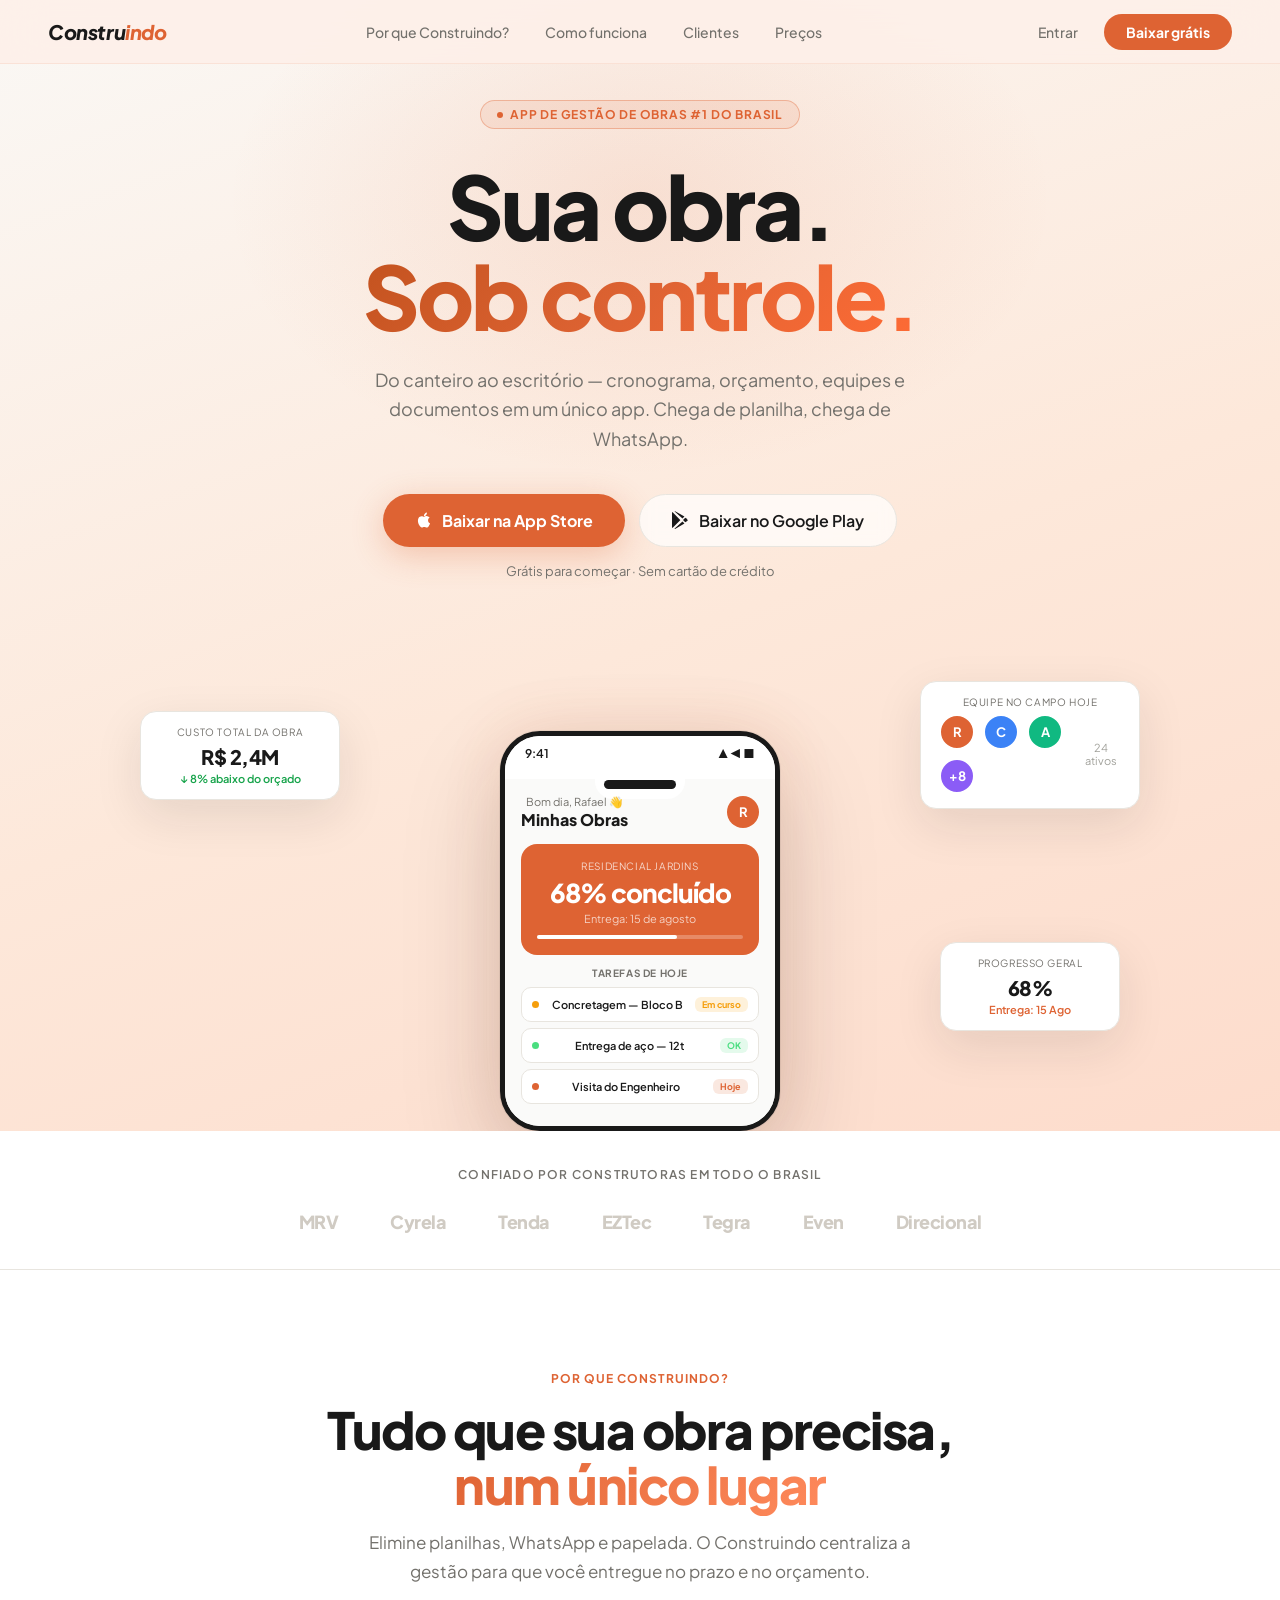
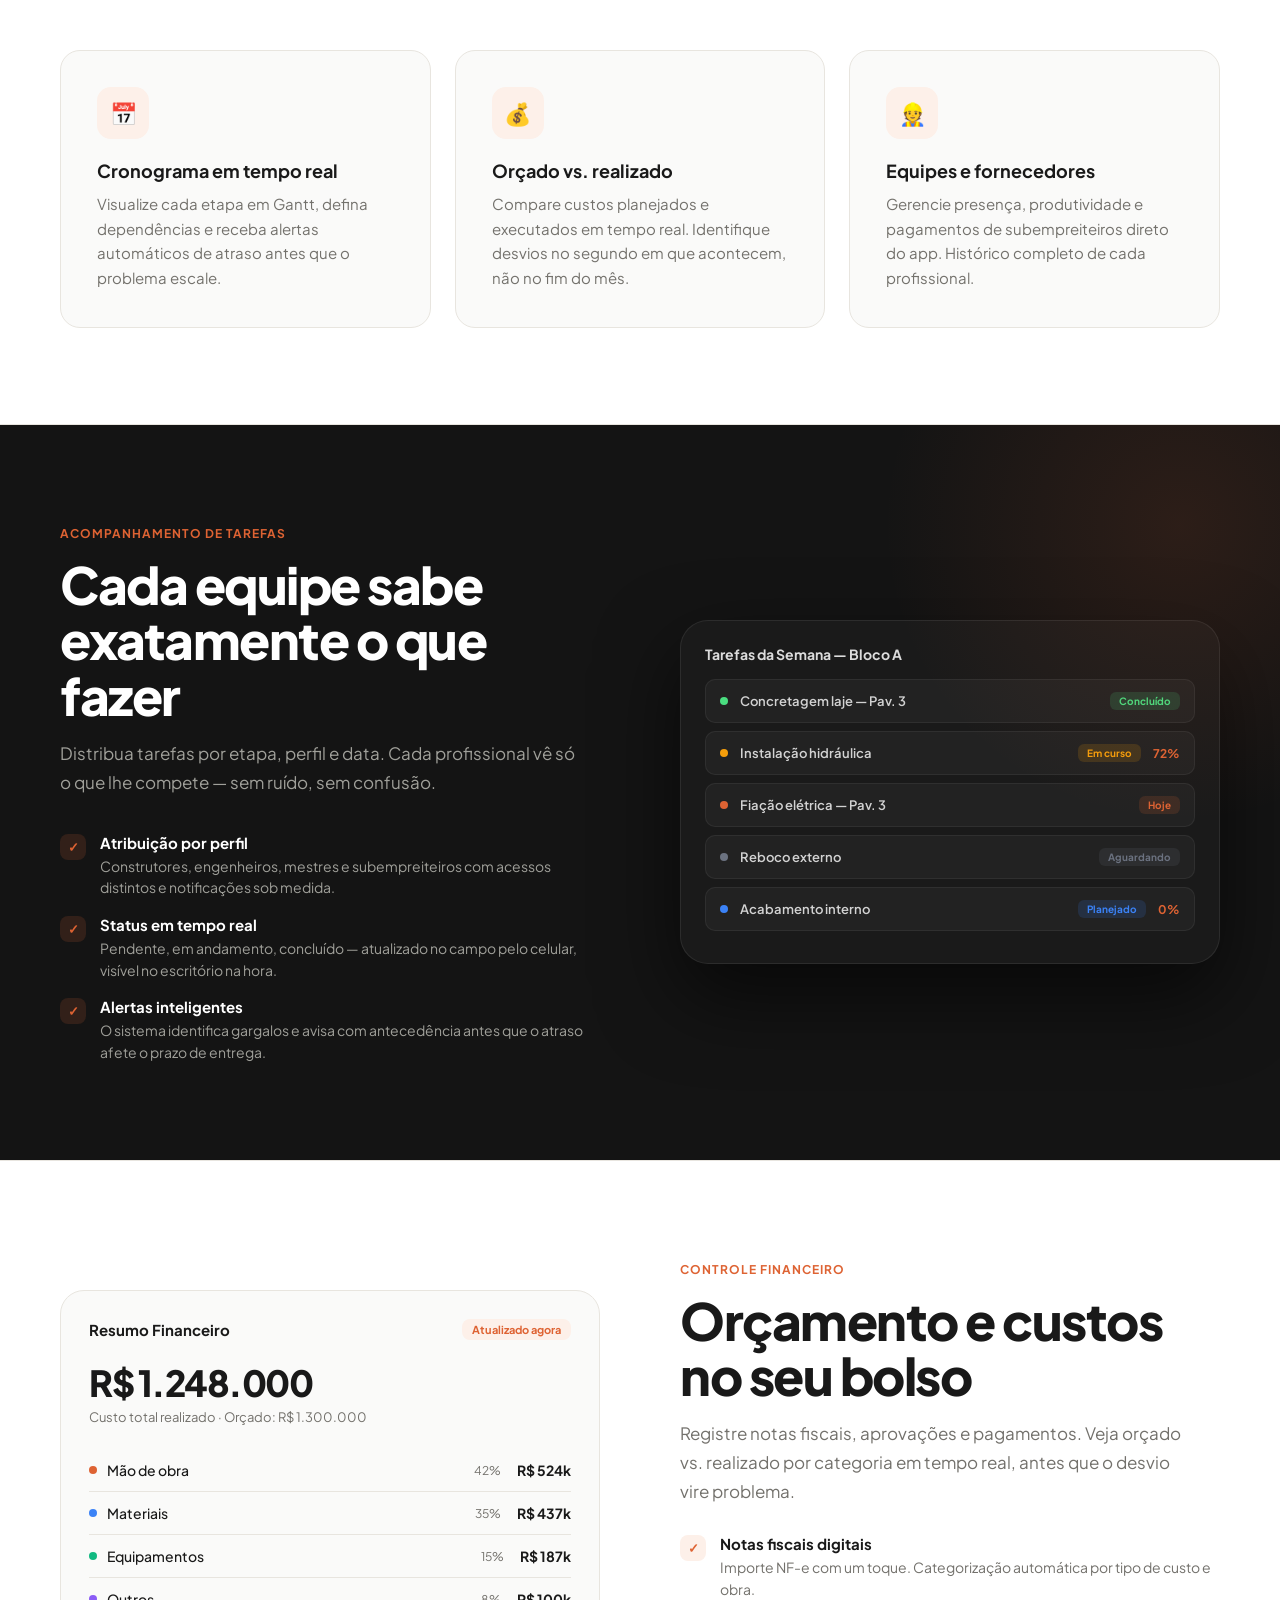
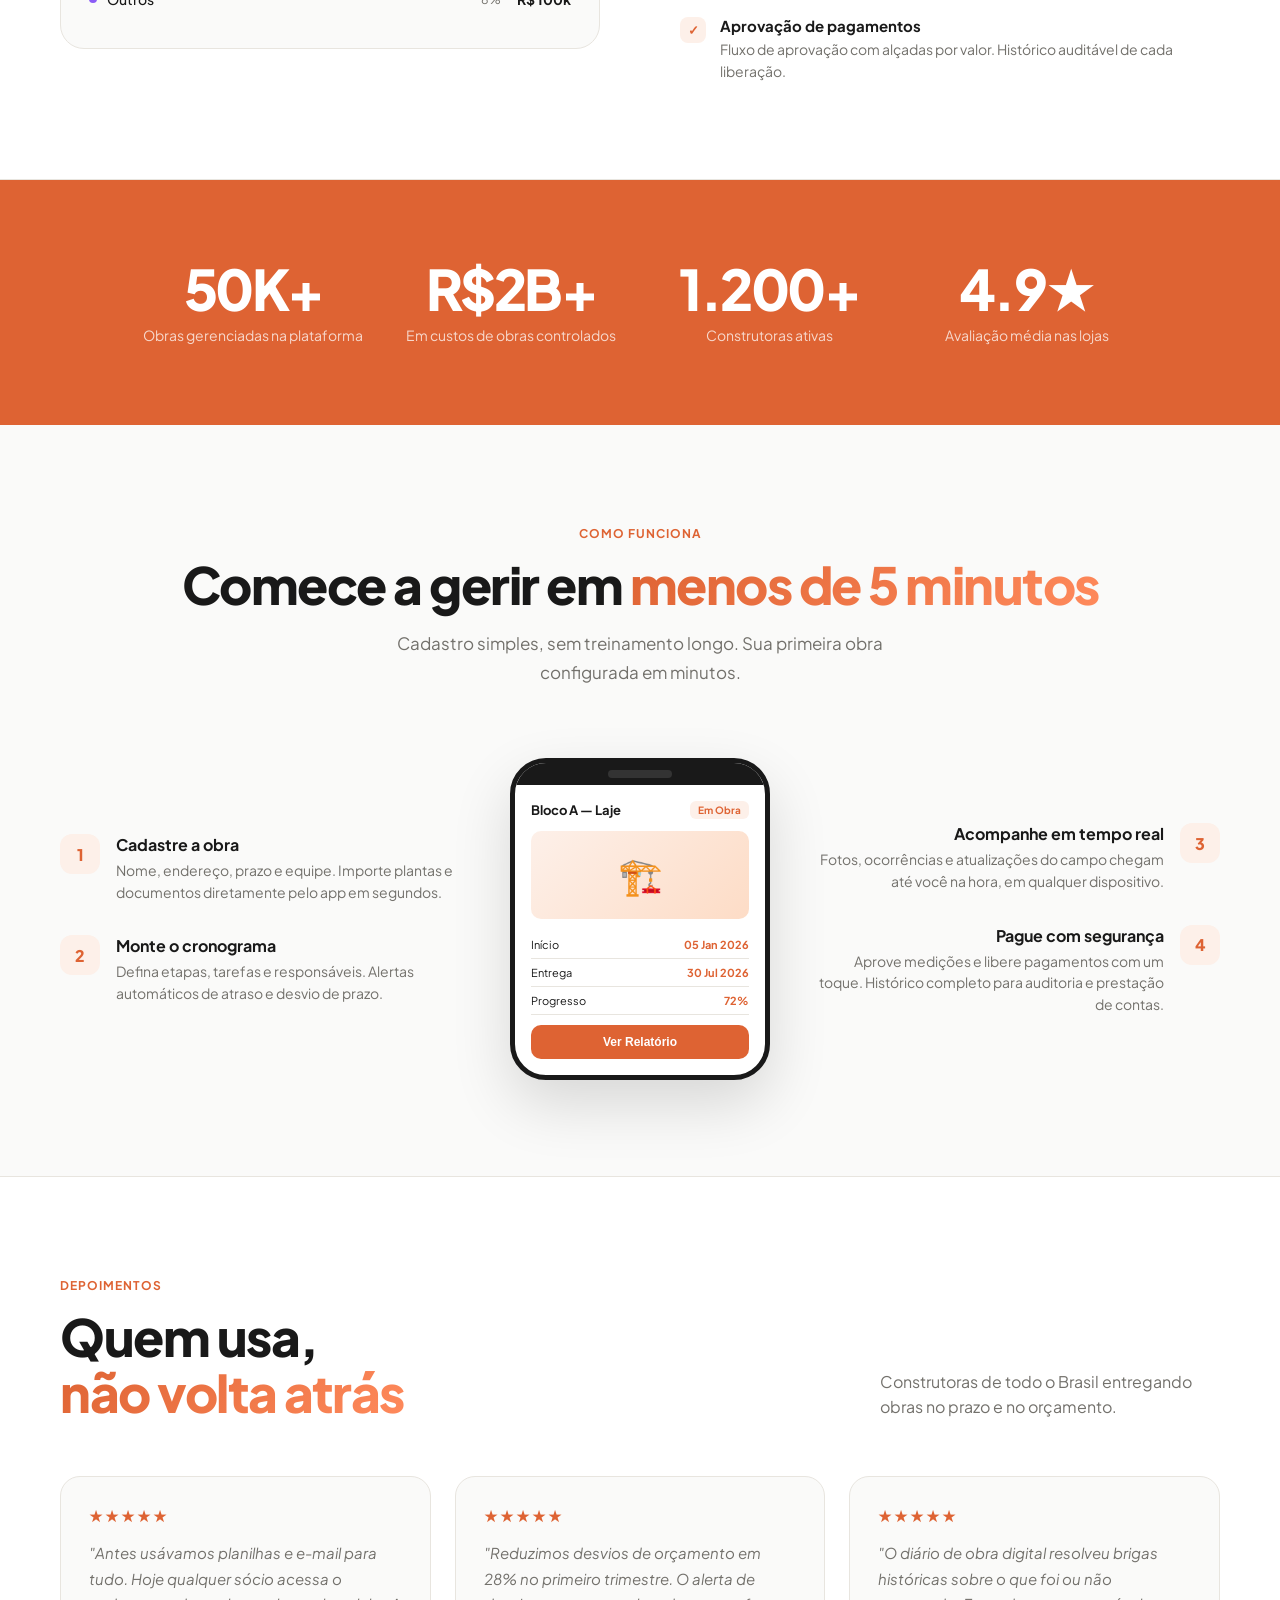
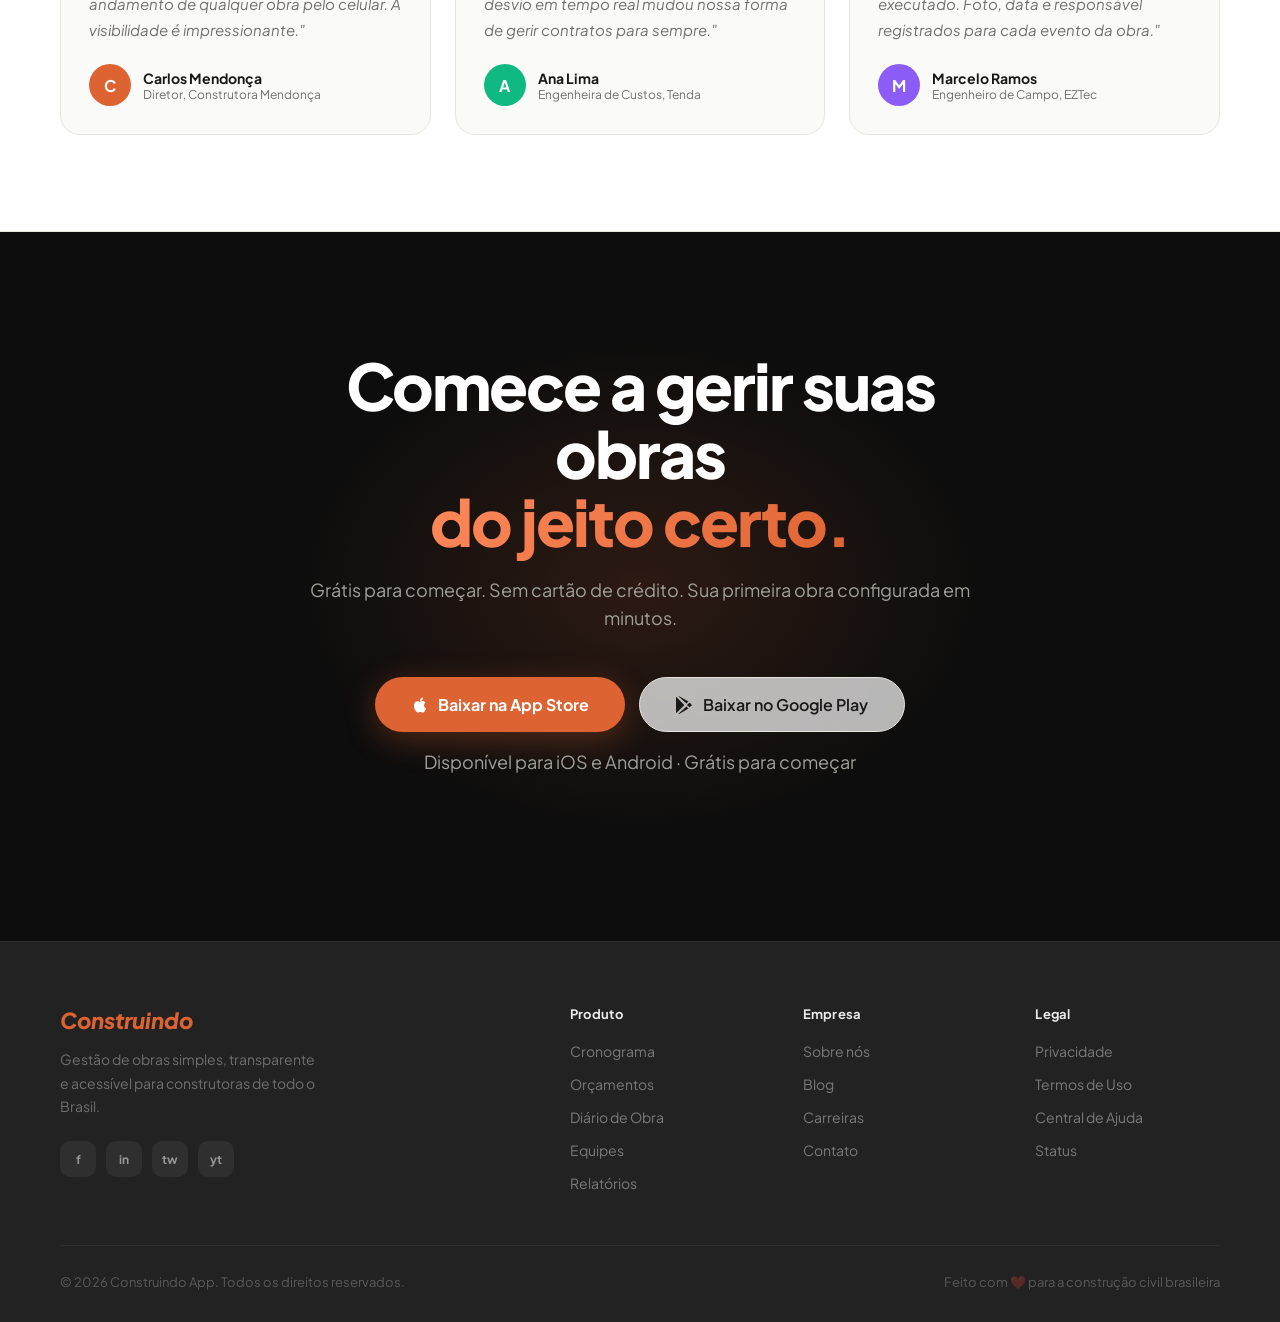
<file: index.html>
<!DOCTYPE html>
<html lang="pt-BR">
<head>
  <meta charset="UTF-8"/>
  <meta name="viewport" content="width=device-width, initial-scale=1.0"/>
  <title>Construindo — Gestão de Obras na Palma da Mão</title>
  <link rel="preconnect" href="https://fonts.googleapis.com"/>
  <link rel="preconnect" href="https://fonts.gstatic.com" crossorigin/>
  <link href="https://fonts.googleapis.com/css2?family=Plus+Jakarta+Sans:ital,wght@0,300;0,400;0,500;0,600;0,700;0,800;1,800&display=swap" rel="stylesheet"/>
  <style>
    *,*::before,*::after{box-sizing:border-box;margin:0;padding:0}
    :root{
      --orange:     #DE6333;
      --orange-dk:  #C2521E;
      --orange-lt:  #FDF0E9;
      --text:       #191919;
      --muted:      #73716C;
      --bg:         #FAFAF9;
      --white:      #FFFFFF;
      --dark:       #0D0D0D;
      --dark2:      #141414;
      --dark-muted: #A0A09A;
      --border:     #E8E5DF;
    }
    html{scroll-behavior:smooth}
    body{font-family:'Plus Jakarta Sans',sans-serif;background:var(--bg);color:var(--text);-webkit-font-smoothing:antialiased}
    a{text-decoration:none;color:inherit}
    img{display:block;max-width:100%}

    /* ─────────────────── NAV ─────────────────── */
    nav{
      position:fixed;top:0;left:0;right:0;z-index:200;
      height:64px;padding:0 48px;
      display:flex;align-items:center;justify-content:space-between;
      background:rgba(253,240,233,0.88);
      backdrop-filter:blur(20px);
      border-bottom:1px solid rgba(222,99,51,.1);
      transition:background .3s;
    }
    .nav-logo{
      font-size:20px;font-weight:800;font-style:italic;
      color:var(--text);letter-spacing:-.4px;
    }
    .nav-logo span{color:var(--orange)}
    .nav-links{display:flex;gap:8px;list-style:none}
    .nav-links a{
      font-size:14px;font-weight:500;color:var(--muted);
      padding:7px 14px;border-radius:8px;
      transition:color .2s,background .2s;
    }
    .nav-links a:hover{color:var(--text);background:rgba(222,99,51,.08)}
    .nav-right{display:flex;gap:10px;align-items:center}
    .nav-login{font-size:14px;font-weight:500;color:var(--muted);padding:7px 16px;border-radius:8px;transition:color .2s}
    .nav-login:hover{color:var(--text)}
    .nav-cta{
      background:var(--orange);color:#fff;
      font-size:14px;font-weight:700;
      padding:9px 22px;border-radius:100px;
      transition:background .2s,transform .15s,box-shadow .2s;
    }
    .nav-cta:hover{background:var(--orange-dk);transform:translateY(-1px);box-shadow:0 6px 20px rgba(222,99,51,.35)}

    /* ─────────────────── HERO ─────────────────── */
    .hero{
      min-height:100vh;
      background:linear-gradient(160deg,#FAF8F5 0%,#FDE8DA 55%,#FDDCCC 100%);
      display:flex;flex-direction:column;
      align-items:center;justify-content:center;
      text-align:center;
      padding:100px 24px 0;
      position:relative;
      overflow:hidden;
    }
    /* subtle noise grain */
    .hero::before{
      content:'';position:absolute;inset:0;z-index:0;
      background-image:url("data:image/svg+xml,%3Csvg viewBox='0 0 256 256' xmlns='http://www.w3.org/2000/svg'%3E%3Cfilter id='n'%3E%3CfeTurbulence type='fractalNoise' baseFrequency='0.9' numOctaves='4' stitchTiles='stitch'/%3E%3C/filter%3E%3Crect width='100%25' height='100%25' filter='url(%23n)' opacity='0.04'/%3E%3C/svg%3E");
      opacity:.15;pointer-events:none;
    }
    /* soft radial highlight */
    .hero::after{
      content:'';position:absolute;
      top:-100px;left:50%;transform:translateX(-50%);
      width:900px;height:600px;
      background:radial-gradient(ellipse at center,rgba(222,99,51,.12) 0%,transparent 65%);
      pointer-events:none;z-index:0;
    }
    .hero-inner{position:relative;z-index:1;max-width:900px;width:100%}

    .hero-badge{
      display:inline-flex;align-items:center;gap:7px;
      border:1px solid rgba(222,99,51,.35);
      background:rgba(222,99,51,.1);
      color:var(--orange);
      font-size:12px;font-weight:700;letter-spacing:.8px;text-transform:uppercase;
      padding:6px 16px;border-radius:100px;
      margin-bottom:32px;
    }
    .hero-badge i{width:6px;height:6px;border-radius:50%;background:var(--orange);animation:blink 2s infinite}
    @keyframes blink{0%,100%{opacity:1}50%{opacity:.3}}

    .hero-h1{
      font-size:clamp(48px,7vw,88px);
      font-weight:800;line-height:1.02;
      letter-spacing:-3px;
      color:var(--text);
      margin-bottom:24px;
    }
    .hero-h1 .grad{
      background:linear-gradient(135deg,#C2521E 0%,#DE6333 50%,#FF6B35 100%);
      -webkit-background-clip:text;-webkit-text-fill-color:transparent;
      background-clip:text;
    }

    .hero-sub{
      font-size:18px;color:var(--muted);
      line-height:1.65;max-width:560px;margin:0 auto 40px;
    }

    .hero-actions{display:flex;gap:14px;justify-content:center;flex-wrap:wrap;margin-bottom:16px}
    .btn-primary{
      display:inline-flex;align-items:center;gap:9px;
      background:var(--orange);color:#fff;
      font-size:16px;font-weight:700;
      padding:15px 32px;border-radius:100px;
      transition:background .2s,transform .15s,box-shadow .2s;
      box-shadow:0 8px 32px rgba(222,99,51,.3);
    }
    .btn-primary:hover{background:var(--orange-dk);transform:translateY(-2px);box-shadow:0 14px 40px rgba(222,99,51,.4)}
    .btn-secondary{
      display:inline-flex;align-items:center;gap:9px;
      background:rgba(255,255,255,.7);color:var(--text);
      font-size:16px;font-weight:600;
      padding:15px 32px;border-radius:100px;
      border:1px solid var(--border);
      transition:background .2s,border-color .2s,transform .15s;
      backdrop-filter:blur(8px);
    }
    .btn-secondary:hover{background:#fff;border-color:rgba(222,99,51,.25);transform:translateY(-2px)}
    .btn-primary svg,.btn-secondary svg{width:18px;height:18px;flex-shrink:0}

    .hero-free{font-size:13px;color:var(--muted);margin-bottom:72px}

    /* hero phone stage */
    .hero-stage{
      position:relative;width:100%;max-width:1000px;
      margin:0 auto;height:480px;
    }
    .hero-phone-center{
      position:absolute;left:50%;transform:translateX(-50%);
      bottom:0;z-index:3;
      width:280px;
    }
    .h-phone{
      background:#fff;border-radius:40px;
      border:5px solid var(--text);
      overflow:hidden;
      box-shadow:0 40px 100px rgba(25,25,25,.18),0 0 0 1px rgba(25,25,25,.06),0 0 60px rgba(222,99,51,.12);
    }
    .h-phone-status{
      background:#fff;padding:10px 20px;
      display:flex;justify-content:space-between;align-items:center;
    }
    .h-phone-status span{color:var(--text);font-size:12px;font-weight:600}
    .h-phone-pill{background:#fff;height:8px;display:flex;justify-content:center;padding-bottom:4px}
    .h-phone-pill span{width:90px;height:28px;background:#fff;border-radius:0 0 18px 18px;display:flex;align-items:center;justify-content:center}
    .h-phone-pill span i{width:72px;height:9px;background:var(--text);border-radius:100px;display:block}
    .h-phone-body{padding:16px;background:var(--bg)}
    .hp-top{display:flex;justify-content:space-between;align-items:center;margin-bottom:14px}
    .hp-greeting{font-size:11px;color:var(--muted)}
    .hp-title{font-size:16px;font-weight:800;color:var(--text)}
    .hp-av{width:32px;height:32px;border-radius:50%;background:var(--orange);color:#fff;font-size:13px;font-weight:700;display:flex;align-items:center;justify-content:center}
    .hp-card{
      background:var(--orange);border-radius:16px;padding:16px;margin-bottom:12px;
    }
    .hp-card-label{font-size:10px;color:rgba(255,255,255,.75);text-transform:uppercase;letter-spacing:.6px;margin-bottom:4px}
    .hp-card-val{font-size:26px;font-weight:800;color:#fff;letter-spacing:-1px}
    .hp-card-sub{font-size:11px;color:rgba(255,255,255,.7);margin-top:3px}
    .hp-bar{background:rgba(255,255,255,.25);border-radius:4px;height:4px;margin-top:10px}
    .hp-bar-fill{height:100%;width:68%;background:#fff;border-radius:4px}
    .hp-tasks-label{font-size:10px;font-weight:700;color:var(--muted);text-transform:uppercase;letter-spacing:.6px;margin-bottom:8px}
    .hp-task{
      display:flex;align-items:center;gap:10px;
      padding:9px 10px;background:#fff;
      border-radius:10px;margin-bottom:6px;border:1px solid var(--border);
    }
    .hp-task-dot{width:7px;height:7px;border-radius:50%;flex-shrink:0}
    .hp-task-name{font-size:11px;font-weight:600;color:var(--text);flex:1}
    .hp-task-tag{font-size:9px;font-weight:700;padding:2px 7px;border-radius:6px}

    /* floating cards hero */
    .hf{
      position:absolute;z-index:5;
      background:#fff;border-radius:16px;
      border:1px solid var(--border);
      box-shadow:0 16px 48px rgba(25,25,25,.1);
      padding:14px 18px;
    }
    .hf-left{left:0;top:60px;width:200px}
    .hf-right-top{right:0;top:30px;width:220px}
    .hf-right-bot{right:20px;bottom:100px;width:180px}
    .hf-label{font-size:10px;color:var(--muted);text-transform:uppercase;letter-spacing:.6px;margin-bottom:6px}
    .hf-val{font-size:20px;font-weight:800;color:var(--text);letter-spacing:-0.5px}
    .hf-sub{font-size:11px;color:#16a34a;font-weight:600;margin-top:3px}
    .hf-sub.warn{color:var(--orange)}
    .hf-avatars{display:flex;gap:8px;flex-wrap:wrap}
    .hf-av{width:36px;height:36px;border-radius:50%;background:var(--orange);color:#fff;font-size:13px;font-weight:700;display:flex;align-items:center;justify-content:center;border:2px solid #fff}
    .hf-av:nth-child(2){background:#3B82F6}
    .hf-av:nth-child(3){background:#10B981}
    .hf-av:nth-child(4){background:#8B5CF6}

    /* ─────────────────── LOGOS ─────────────────── */
    .logos{
      background:var(--white);
      border-bottom:1px solid var(--border);
      padding:36px 48px;
      text-align:center;
    }
    .logos-label{font-size:12px;font-weight:600;color:var(--muted);text-transform:uppercase;letter-spacing:1.2px;margin-bottom:28px}
    .logos-row{display:flex;gap:52px;justify-content:center;align-items:center;flex-wrap:wrap}
    .logos-row span{font-size:18px;font-weight:800;color:#D0CBC3;letter-spacing:-.5px}

    /* ─────────────────── SHARED SECTION ─────────────────── */
    .sec{padding:96px 48px}
    .sec-inner{max-width:1160px;margin:0 auto}
    .eyebrow{
      display:inline-block;
      font-size:12px;font-weight:700;letter-spacing:1px;text-transform:uppercase;
      color:var(--orange);margin-bottom:16px;
    }
    .sec-h2{
      font-size:clamp(32px,4vw,52px);font-weight:800;
      letter-spacing:-1.5px;line-height:1.08;color:var(--text);
    }
    .sec-h2 .grad{
      background:linear-gradient(135deg,#DE6333,#FF8A5C);
      -webkit-background-clip:text;-webkit-text-fill-color:transparent;background-clip:text;
    }
    .sec-sub{font-size:17px;color:var(--muted);line-height:1.7;margin-top:16px;max-width:520px}

    /* ─────────────────── WHY SECTION ─────────────────── */
    .why{background:var(--white);border-bottom:1px solid var(--border)}
    .why-header{text-align:center;margin-bottom:64px}
    .why-header .sec-sub{max-width:580px;margin:16px auto 0;text-align:center}
    .why-grid{display:grid;grid-template-columns:repeat(3,1fr);gap:24px}
    .why-card{
      background:var(--bg);border:1px solid var(--border);
      border-radius:20px;padding:36px;
      transition:box-shadow .25s,transform .25s,border-color .25s;
      position:relative;overflow:hidden;
    }
    .why-card::after{
      content:'';position:absolute;top:0;left:0;right:0;height:3px;
      background:linear-gradient(90deg,var(--orange),#FF8A5C);
      opacity:0;transition:opacity .25s;
    }
    .why-card:hover{box-shadow:0 20px 56px rgba(0,0,0,.08);transform:translateY(-4px);border-color:rgba(222,99,51,.2)}
    .why-card:hover::after{opacity:1}
    .why-icon{
      width:52px;height:52px;border-radius:14px;
      background:var(--orange-lt);color:var(--orange);
      display:flex;align-items:center;justify-content:center;font-size:22px;
      margin-bottom:20px;
    }
    .why-card h3{font-size:18px;font-weight:700;margin-bottom:10px;color:var(--text)}
    .why-card p{font-size:15px;color:var(--muted);line-height:1.65}

    /* ─────────────────── FEATURE DARK ─────────────────── */
    .feat-dark{
      background:var(--dark2);
      position:relative;overflow:hidden;
    }
    .feat-dark::before{
      content:'';position:absolute;top:-200px;right:-200px;
      width:600px;height:600px;
      background:radial-gradient(circle,rgba(222,99,51,.12) 0%,transparent 70%);
      pointer-events:none;
    }
    .feat-dark-inner{
      max-width:1160px;margin:0 auto;
      display:grid;grid-template-columns:1fr 1fr;gap:80px;align-items:center;
    }
    .feat-dark .eyebrow{color:var(--orange)}
    .feat-dark .sec-h2{color:#fff}
    .feat-dark .sec-sub{color:var(--dark-muted)}
    .feat-list{margin-top:36px;display:flex;flex-direction:column;gap:16px}
    .feat-item{display:flex;gap:14px;align-items:flex-start}
    .feat-check{
      width:26px;height:26px;border-radius:8px;
      background:rgba(222,99,51,.15);color:var(--orange);
      font-size:13px;font-weight:800;flex-shrink:0;
      display:flex;align-items:center;justify-content:center;margin-top:1px;
    }
    .feat-item-title{font-size:15px;font-weight:700;color:#fff;margin-bottom:4px}
    .feat-item-desc{font-size:14px;color:var(--dark-muted);line-height:1.55}

    /* dark phone mockup */
    .dark-phone{
      background:#1A1A1A;border-radius:28px;
      border:1px solid rgba(255,255,255,.08);
      overflow:hidden;
      box-shadow:0 32px 80px rgba(0,0,0,.6);
      padding:24px;
    }
    .dp-title{font-size:14px;font-weight:700;color:rgba(255,255,255,.85);margin-bottom:16px}
    .dp-task{
      display:flex;align-items:center;gap:12px;
      padding:12px 14px;
      background:rgba(255,255,255,.04);
      border-radius:10px;margin-bottom:8px;
      border:1px solid rgba(255,255,255,.06);
    }
    .dp-dot{width:8px;height:8px;border-radius:50%;flex-shrink:0}
    .dp-name{font-size:13px;font-weight:600;color:rgba(255,255,255,.8);flex:1}
    .dp-badge{font-size:10px;font-weight:700;padding:3px 9px;border-radius:6px}
    .dp-pct{font-size:12px;font-weight:700;color:var(--orange)}

    /* ─────────────────── FEATURE LIGHT ─────────────────── */
    .feat-light{background:var(--white);border-top:1px solid var(--border);border-bottom:1px solid var(--border)}
    .feat-light-inner{
      max-width:1160px;margin:0 auto;
      display:grid;grid-template-columns:1fr 1fr;gap:80px;align-items:center;
    }
    .feat-light .sec-sub{color:var(--muted)}

    /* budget card mockup */
    .budget-card-wrap{
      background:var(--bg);border:1px solid var(--border);
      border-radius:24px;padding:28px;
    }
    .bc-header{display:flex;justify-content:space-between;align-items:center;margin-bottom:20px}
    .bc-title{font-size:15px;font-weight:700;color:var(--text)}
    .bc-badge{background:var(--orange-lt);color:var(--orange);font-size:11px;font-weight:700;padding:4px 10px;border-radius:8px}
    .bc-total{font-size:36px;font-weight:800;color:var(--text);letter-spacing:-1.5px;margin-bottom:4px}
    .bc-sub{font-size:13px;color:var(--muted);margin-bottom:24px}
    .bc-row{
      display:flex;justify-content:space-between;align-items:center;
      padding:12px 0;border-bottom:1px solid var(--border);
    }
    .bc-row:last-child{border-bottom:none}
    .bc-row-label{display:flex;align-items:center;gap:10px;font-size:14px;font-weight:500}
    .bc-dot{width:8px;height:8px;border-radius:50%}
    .bc-row-val{font-size:14px;font-weight:700;color:var(--text)}
    .bc-row-pct{font-size:12px;color:var(--muted)}

    /* ─────────────────── STATS ─────────────────── */
    .stats-sec{
      background:var(--orange);
      padding:80px 48px;
    }
    .stats-inner{max-width:1000px;margin:0 auto;display:grid;grid-template-columns:repeat(4,1fr);gap:32px;text-align:center}
    .stat-num{font-size:56px;font-weight:800;color:#fff;letter-spacing:-2.5px;line-height:1}
    .stat-label{font-size:14px;color:rgba(255,255,255,.75);margin-top:10px;line-height:1.4}

    /* ─────────────────── HOW IT WORKS ─────────────────── */
    .how{background:var(--bg);border-bottom:1px solid var(--border)}
    .how-header{text-align:center;margin-bottom:72px}
    .how-header .sec-sub{max-width:520px;margin:16px auto 0;text-align:center}
    .how-grid{
      display:grid;grid-template-columns:1fr 260px 1fr;gap:48px;align-items:center;
    }
    .how-steps{display:flex;flex-direction:column;gap:32px}
    .how-step{display:flex;gap:16px;align-items:flex-start}
    .how-step.r{flex-direction:row-reverse;text-align:right}
    .how-num{
      width:40px;height:40px;border-radius:12px;flex-shrink:0;
      background:var(--orange-lt);color:var(--orange);
      font-size:16px;font-weight:800;
      display:flex;align-items:center;justify-content:center;
    }
    .how-step h4{font-size:16px;font-weight:700;margin-bottom:5px;color:var(--text)}
    .how-step p{font-size:14px;color:var(--muted);line-height:1.55}
    /* center phone */
    .how-phone{
      width:260px;
      background:#fff;border-radius:36px;border:5px solid var(--text);
      overflow:hidden;
      box-shadow:0 24px 60px rgba(0,0,0,.14);
    }
    .hw-notch{background:var(--text);height:22px;display:flex;align-items:center;justify-content:center}
    .hw-notch span{width:64px;height:8px;background:#333;border-radius:100px;display:block}
    .hw-body{padding:16px}
    .hw-top{display:flex;justify-content:space-between;align-items:center;margin-bottom:12px}
    .hw-title-text{font-size:13px;font-weight:700;color:var(--text)}
    .hw-tag{background:var(--orange-lt);color:var(--orange);font-size:10px;font-weight:700;padding:3px 8px;border-radius:6px}
    .hw-img{width:100%;height:88px;border-radius:10px;background:linear-gradient(135deg,#FDF0E9,#FDDCC6);display:flex;align-items:center;justify-content:center;font-size:36px;margin-bottom:12px}
    .hw-row{display:flex;justify-content:space-between;padding:7px 0;border-bottom:1px solid var(--border);font-size:11px}
    .hw-row:last-child{border-bottom:none}
    .hw-row span:last-child{font-weight:700;color:var(--orange)}
    .hw-btn{width:100%;margin-top:10px;padding:10px;border-radius:10px;border:none;background:var(--orange);color:#fff;font-size:12px;font-weight:700;cursor:pointer}

    /* ─────────────────── TESTIMONIALS ─────────────────── */
    .testi-sec{background:var(--white);border-bottom:1px solid var(--border);padding:96px 48px}
    .testi-header{
      display:flex;justify-content:space-between;align-items:flex-end;
      max-width:1160px;margin:0 auto 56px;flex-wrap:wrap;gap:24px;
    }
    .testi-grid{display:grid;grid-template-columns:repeat(3,1fr);gap:24px;max-width:1160px;margin:0 auto}
    .testi-card{
      background:var(--bg);border:1px solid var(--border);
      border-radius:20px;padding:28px;
      transition:box-shadow .25s,transform .25s;
    }
    .testi-card:hover{box-shadow:0 16px 48px rgba(0,0,0,.07);transform:translateY(-3px)}
    .testi-stars{color:var(--orange);font-size:16px;margin-bottom:14px;letter-spacing:2px}
    .testi-quote{font-size:15px;color:var(--muted);line-height:1.7;font-style:italic;margin-bottom:22px}
    .testi-author{display:flex;align-items:center;gap:12px}
    .testi-av{
      width:42px;height:42px;border-radius:50%;
      color:#fff;font-size:16px;font-weight:700;
      display:flex;align-items:center;justify-content:center;flex-shrink:0;
    }
    .testi-name{font-size:14px;font-weight:700;color:var(--text)}
    .testi-role{font-size:12px;color:var(--muted)}

    /* ─────────────────── FINAL CTA ─────────────────── */
    .final-cta{
      background:var(--dark);padding:120px 48px;
      text-align:center;position:relative;overflow:hidden;
    }
    .final-cta::before{
      content:'';position:absolute;
      top:50%;left:50%;transform:translate(-50%,-50%);
      width:700px;height:500px;
      background:radial-gradient(ellipse,rgba(222,99,51,.15) 0%,transparent 70%);
      pointer-events:none;
    }
    .final-cta-inner{position:relative;z-index:1;max-width:720px;margin:0 auto}
    .final-cta h2{
      font-size:clamp(36px,5vw,68px);font-weight:800;color:#fff;
      letter-spacing:-2px;line-height:1.06;margin-bottom:20px;
    }
    .final-cta h2 .grad{
      background:linear-gradient(135deg,#FF8A5C,#DE6333);
      -webkit-background-clip:text;-webkit-text-fill-color:transparent;background-clip:text;
    }
    .final-cta p{font-size:18px;color:var(--dark-muted);margin-bottom:44px;line-height:1.6}
    .final-btns{display:flex;gap:14px;justify-content:center;flex-wrap:wrap}
    .final-note{font-size:13px;color:rgba(255,255,255,.3);margin-top:16px}

    /* ─────────────────── FOOTER ─────────────────── */
    footer{background:#222222;padding:64px 48px 32px;border-top:1px solid rgba(255,255,255,.06)}
    .footer-top{
      display:grid;grid-template-columns:2.5fr 1fr 1fr 1fr;
      gap:48px;margin-bottom:52px;max-width:1160px;margin-left:auto;margin-right:auto;
    }
    .footer-logo{font-size:22px;font-weight:800;font-style:italic;color:var(--orange);margin-bottom:14px}
    .footer-brand p{font-size:14px;color:rgba(255,255,255,.35);line-height:1.7;max-width:260px}
    .footer-socials{display:flex;gap:10px;margin-top:22px}
    .soc{
      width:36px;height:36px;border-radius:10px;
      background:rgba(255,255,255,.06);
      display:flex;align-items:center;justify-content:center;
      color:rgba(255,255,255,.5);font-size:12px;font-weight:700;
      transition:background .2s,color .2s;
    }
    .soc:hover{background:var(--orange);color:#fff}
    .footer-col h4{font-size:13px;font-weight:700;color:rgba(255,255,255,.9);margin-bottom:18px;letter-spacing:.3px}
    .footer-col ul{list-style:none;display:flex;flex-direction:column;gap:12px}
    .footer-col ul li a{font-size:14px;color:rgba(255,255,255,.4);transition:color .2s}
    .footer-col ul li a:hover{color:#fff}
    .footer-bottom{
      max-width:1160px;margin:0 auto;
      padding-top:28px;border-top:1px solid rgba(255,255,255,.06);
      display:flex;justify-content:space-between;flex-wrap:wrap;gap:12px;
    }
    .footer-bottom p{font-size:13px;color:rgba(255,255,255,.25)}

    /* ─────────────────── RESPONSIVE ─────────────────── */
    @media(max-width:1024px){
      nav{padding:0 24px}
      .nav-links{display:none}
      .sec{padding:72px 24px}
      .why-grid{grid-template-columns:1fr}
      .feat-dark-inner,.feat-light-inner{grid-template-columns:1fr}
      .stats-inner{grid-template-columns:repeat(2,1fr)}
      .how-grid{grid-template-columns:1fr}
      .how-phone{display:none}
      .how-step.r{flex-direction:row;text-align:left}
      .testi-sec{padding:72px 24px}
      .testi-grid{grid-template-columns:1fr}
      .final-cta{padding:80px 24px}
      footer{padding:48px 24px 24px}
      .footer-top{grid-template-columns:1fr 1fr;gap:32px}
      .hero-stage{display:none}
      .hero{padding-bottom:60px}
    }
  </style>
</head>
<body>

<!-- ══════════ NAV ══════════ -->
<nav>
  <a href="#" class="nav-logo">Constru<span>indo</span></a>
  <ul class="nav-links">
    <li><a href="#por-que">Por que Construindo?</a></li>
    <li><a href="#como-funciona">Como funciona</a></li>
    <li><a href="#depoimentos">Clientes</a></li>
    <li><a href="#precos">Preços</a></li>
  </ul>
  <div class="nav-right">
    <a href="#" class="nav-login">Entrar</a>
    <a href="#" class="nav-cta">Baixar grátis</a>
  </div>
</nav>

<!-- ══════════ HERO ══════════ -->
<section class="hero">
  <div class="hero-inner">
    <div class="hero-badge"><i></i> App de gestão de obras #1 do Brasil</div>
    <h1 class="hero-h1">
      Sua obra.<br/><span class="grad">Sob controle.</span>
    </h1>
    <p class="hero-sub">
      Do canteiro ao escritório — cronograma, orçamento, equipes e documentos em um único app. Chega de planilha, chega de WhatsApp.
    </p>
    <div class="hero-actions">
      <a href="#" class="btn-primary">
        <svg viewBox="0 0 24 24" fill="currentColor"><path d="M18.71 19.5c-.83 1.24-1.71 2.45-3.05 2.47-1.34.03-1.77-.79-3.29-.79-1.53 0-2 .77-3.27.82-1.31.05-2.3-1.32-3.14-2.53C4.25 17 2.94 12.45 4.7 9.39c.87-1.52 2.43-2.48 4.12-2.51 1.28-.02 2.5.87 3.29.87.78 0 2.26-1.07 3.8-.91.65.03 2.47.26 3.64 1.98-.09.06-2.17 1.28-2.15 3.81.03 3.02 2.65 4.03 2.68 4.04-.03.07-.42 1.44-1.38 2.83M13 3.5c.73-.83 1.94-1.46 2.94-1.5.13 1.17-.34 2.35-1.04 3.19-.69.85-1.83 1.51-2.95 1.42-.15-1.15.41-2.35 1.05-3.11z"/></svg>
        Baixar na App Store
      </a>
      <a href="#" class="btn-secondary">
        <svg viewBox="0 0 24 24" fill="currentColor"><path d="M3.18 23.76c.28.15.6.2.94.1l12.5-7.13-2.67-2.67-10.77 9.7zM.5 1.3C.18 1.62 0 2.1 0 2.72v18.56c0 .62.18 1.1.5 1.42l.08.07 10.4-10.4v-.25L.57 1.24l-.07.06zM20.33 10.52l-2.67-1.52-2.96 2.96 2.96 2.96 2.68-1.53c.77-.44.77-1.44-.01-1.87zM4.12.24L16.62 7.4l-2.67 2.67L3.18.24c.35-.1.67-.04.94.1v-.1z" fill-rule="evenodd"/></svg>
        Baixar no Google Play
      </a>
    </div>
    <p class="hero-free">Grátis para começar · Sem cartão de crédito</p>
  </div>

  <!-- Phone + floating cards -->
  <div class="hero-stage">

    <!-- left card -->
    <div class="hf hf-left">
      <div class="hf-label">Custo total da obra</div>
      <div class="hf-val">R$ 2,4M</div>
      <div class="hf-sub">↓ 8% abaixo do orçado</div>
    </div>

    <!-- right top — team -->
    <div class="hf hf-right-top">
      <div class="hf-label">Equipe no campo hoje</div>
      <div style="display:flex;justify-content:space-between;align-items:center;margin-top:6px">
        <div class="hf-avatars">
          <div class="hf-av">R</div>
          <div class="hf-av">C</div>
          <div class="hf-av">A</div>
          <div class="hf-av">+8</div>
        </div>
        <div style="font-size:11px;color:var(--dark-muted)">24 ativos</div>
      </div>
    </div>

    <!-- right bottom -->
    <div class="hf hf-right-bot">
      <div class="hf-label">Progresso geral</div>
      <div class="hf-val">68%</div>
      <div class="hf-sub warn">Entrega: 15 Ago</div>
    </div>

    <!-- center phone -->
    <div class="hero-phone-center">
      <div class="h-phone">
        <div class="h-phone-status">
          <span>9:41</span><span>▲ ◀ ■</span>
        </div>
        <div class="h-phone-pill"><span><i></i></span></div>
        <div class="h-phone-body">
          <div class="hp-top">
            <div>
              <div class="hp-greeting">Bom dia, Rafael 👋</div>
              <div class="hp-title">Minhas Obras</div>
            </div>
            <div class="hp-av">R</div>
          </div>
          <div class="hp-card">
            <div class="hp-card-label">Residencial Jardins</div>
            <div class="hp-card-val">68% concluído</div>
            <div class="hp-card-sub">Entrega: 15 de agosto</div>
            <div class="hp-bar"><div class="hp-bar-fill"></div></div>
          </div>
          <div class="hp-tasks-label">Tarefas de hoje</div>
          <div class="hp-task">
            <div class="hp-task-dot" style="background:#f59e0b"></div>
            <div class="hp-task-name">Concretagem — Bloco B</div>
            <div class="hp-task-tag" style="background:rgba(245,158,11,.15);color:#f59e0b">Em curso</div>
          </div>
          <div class="hp-task">
            <div class="hp-task-dot" style="background:#4ade80"></div>
            <div class="hp-task-name">Entrega de aço — 12t</div>
            <div class="hp-task-tag" style="background:rgba(74,222,128,.15);color:#4ade80">OK</div>
          </div>
          <div class="hp-task">
            <div class="hp-task-dot" style="background:var(--orange)"></div>
            <div class="hp-task-name">Visita do Engenheiro</div>
            <div class="hp-task-tag" style="background:rgba(222,99,51,.15);color:var(--orange)">Hoje</div>
          </div>
        </div>
      </div>
    </div>

  </div>
</section>

<!-- ══════════ LOGOS ══════════ -->
<div class="logos">
  <div class="logos-label">Confiado por construtoras em todo o Brasil</div>
  <div class="logos-row">
    <span>MRV</span>
    <span>Cyrela</span>
    <span>Tenda</span>
    <span>EZTec</span>
    <span>Tegra</span>
    <span>Even</span>
    <span>Direcional</span>
  </div>
</div>

<!-- ══════════ WHY ══════════ -->
<section class="sec why" id="por-que">
  <div class="sec-inner">
    <div class="why-header">
      <div class="eyebrow">Por que Construindo?</div>
      <h2 class="sec-h2">Tudo que sua obra precisa,<br/><span class="grad">num único lugar</span></h2>
      <p class="sec-sub">Elimine planilhas, WhatsApp e papelada. O Construindo centraliza a gestão para que você entregue no prazo e no orçamento.</p>
    </div>
    <div class="why-grid">
      <div class="why-card">
        <div class="why-icon">📅</div>
        <h3>Cronograma em tempo real</h3>
        <p>Visualize cada etapa em Gantt, defina dependências e receba alertas automáticos de atraso antes que o problema escale.</p>
      </div>
      <div class="why-card">
        <div class="why-icon">💰</div>
        <h3>Orçado vs. realizado</h3>
        <p>Compare custos planejados e executados em tempo real. Identifique desvios no segundo em que acontecem, não no fim do mês.</p>
      </div>
      <div class="why-card">
        <div class="why-icon">👷</div>
        <h3>Equipes e fornecedores</h3>
        <p>Gerencie presença, produtividade e pagamentos de subempreiteiros direto do app. Histórico completo de cada profissional.</p>
      </div>
    </div>
  </div>
</section>

<!-- ══════════ FEATURE DARK ══════════ -->
<section class="sec feat-dark">
  <div class="feat-dark-inner">
    <div>
      <div class="eyebrow">Acompanhamento de tarefas</div>
      <h2 class="sec-h2">Cada equipe sabe<br/>exatamente o que fazer</h2>
      <p class="sec-sub" style="color:var(--dark-muted)">Distribua tarefas por etapa, perfil e data. Cada profissional vê só o que lhe compete — sem ruído, sem confusão.</p>
      <div class="feat-list">
        <div class="feat-item">
          <div class="feat-check">✓</div>
          <div>
            <div class="feat-item-title">Atribuição por perfil</div>
            <div class="feat-item-desc">Construtores, engenheiros, mestres e subempreiteiros com acessos distintos e notificações sob medida.</div>
          </div>
        </div>
        <div class="feat-item">
          <div class="feat-check">✓</div>
          <div>
            <div class="feat-item-title">Status em tempo real</div>
            <div class="feat-item-desc">Pendente, em andamento, concluído — atualizado no campo pelo celular, visível no escritório na hora.</div>
          </div>
        </div>
        <div class="feat-item">
          <div class="feat-check">✓</div>
          <div>
            <div class="feat-item-title">Alertas inteligentes</div>
            <div class="feat-item-desc">O sistema identifica gargalos e avisa com antecedência antes que o atraso afete o prazo de entrega.</div>
          </div>
        </div>
      </div>
    </div>
    <div class="dark-phone">
      <div class="dp-title">Tarefas da Semana — Bloco A</div>
      <div class="dp-task">
        <div class="dp-dot" style="background:#4ade80"></div>
        <div class="dp-name">Concretagem laje — Pav. 3</div>
        <div class="dp-badge" style="background:rgba(74,222,128,.15);color:#4ade80">Concluído</div>
      </div>
      <div class="dp-task">
        <div class="dp-dot" style="background:#f59e0b"></div>
        <div class="dp-name">Instalação hidráulica</div>
        <div class="dp-badge" style="background:rgba(245,158,11,.15);color:#f59e0b">Em curso</div>
        <div class="dp-pct">72%</div>
      </div>
      <div class="dp-task">
        <div class="dp-dot" style="background:var(--orange)"></div>
        <div class="dp-name">Fiação elétrica — Pav. 3</div>
        <div class="dp-badge" style="background:rgba(222,99,51,.15);color:var(--orange)">Hoje</div>
      </div>
      <div class="dp-task">
        <div class="dp-dot" style="background:#6B7280"></div>
        <div class="dp-name">Reboco externo</div>
        <div class="dp-badge" style="background:rgba(107,114,128,.15);color:#6B7280">Aguardando</div>
      </div>
      <div class="dp-task">
        <div class="dp-dot" style="background:#3B82F6"></div>
        <div class="dp-name">Acabamento interno</div>
        <div class="dp-badge" style="background:rgba(59,130,246,.15);color:#3B82F6">Planejado</div>
        <div class="dp-pct">0%</div>
      </div>
    </div>
  </div>
</section>

<!-- ══════════ FEATURE LIGHT ══════════ -->
<section class="sec feat-light">
  <div class="feat-light-inner">
    <div class="budget-card-wrap">
      <div class="bc-header">
        <div class="bc-title">Resumo Financeiro</div>
        <div class="bc-badge">Atualizado agora</div>
      </div>
      <div class="bc-total">R$ 1.248.000</div>
      <div class="bc-sub">Custo total realizado · Orçado: R$ 1.300.000</div>
      <div class="bc-row">
        <div class="bc-row-label"><div class="bc-dot" style="background:var(--orange)"></div>Mão de obra</div>
        <div style="display:flex;gap:16px;align-items:center"><div class="bc-row-pct">42%</div><div class="bc-row-val">R$ 524k</div></div>
      </div>
      <div class="bc-row">
        <div class="bc-row-label"><div class="bc-dot" style="background:#3B82F6"></div>Materiais</div>
        <div style="display:flex;gap:16px;align-items:center"><div class="bc-row-pct">35%</div><div class="bc-row-val">R$ 437k</div></div>
      </div>
      <div class="bc-row">
        <div class="bc-row-label"><div class="bc-dot" style="background:#10B981"></div>Equipamentos</div>
        <div style="display:flex;gap:16px;align-items:center"><div class="bc-row-pct">15%</div><div class="bc-row-val">R$ 187k</div></div>
      </div>
      <div class="bc-row">
        <div class="bc-row-label"><div class="bc-dot" style="background:#8B5CF6"></div>Outros</div>
        <div style="display:flex;gap:16px;align-items:center"><div class="bc-row-pct">8%</div><div class="bc-row-val">R$ 100k</div></div>
      </div>
    </div>
    <div>
      <div class="eyebrow">Controle financeiro</div>
      <h2 class="sec-h2">Orçamento e custos<br/>no seu bolso</h2>
      <p class="sec-sub">Registre notas fiscais, aprovações e pagamentos. Veja orçado vs. realizado por categoria em tempo real, antes que o desvio vire problema.</p>
      <div class="feat-list" style="margin-top:28px">
        <div class="feat-item">
          <div class="feat-check" style="background:var(--orange-lt)">✓</div>
          <div>
            <div class="feat-item-title" style="color:var(--text)">Notas fiscais digitais</div>
            <div class="feat-item-desc" style="color:var(--muted)">Importe NF-e com um toque. Categorização automática por tipo de custo e obra.</div>
          </div>
        </div>
        <div class="feat-item">
          <div class="feat-check" style="background:var(--orange-lt)">✓</div>
          <div>
            <div class="feat-item-title" style="color:var(--text)">Aprovação de pagamentos</div>
            <div class="feat-item-desc" style="color:var(--muted)">Fluxo de aprovação com alçadas por valor. Histórico auditável de cada liberação.</div>
          </div>
        </div>
      </div>
    </div>
  </div>
</section>

<!-- ══════════ STATS ══════════ -->
<section class="stats-sec">
  <div class="stats-inner">
    <div>
      <div class="stat-num">50K+</div>
      <div class="stat-label">Obras gerenciadas na plataforma</div>
    </div>
    <div>
      <div class="stat-num">R$2B+</div>
      <div class="stat-label">Em custos de obras controlados</div>
    </div>
    <div>
      <div class="stat-num">1.200+</div>
      <div class="stat-label">Construtoras ativas</div>
    </div>
    <div>
      <div class="stat-num">4.9★</div>
      <div class="stat-label">Avaliação média nas lojas</div>
    </div>
  </div>
</section>

<!-- ══════════ HOW IT WORKS ══════════ -->
<section class="sec how" id="como-funciona">
  <div class="sec-inner">
    <div class="how-header">
      <div class="eyebrow">Como funciona</div>
      <h2 class="sec-h2">Comece a gerir em <span class="grad">menos de 5 minutos</span></h2>
      <p class="sec-sub">Cadastro simples, sem treinamento longo. Sua primeira obra configurada em minutos.</p>
    </div>
    <div class="how-grid">
      <div class="how-steps">
        <div class="how-step">
          <div class="how-num">1</div>
          <div>
            <h4>Cadastre a obra</h4>
            <p>Nome, endereço, prazo e equipe. Importe plantas e documentos diretamente pelo app em segundos.</p>
          </div>
        </div>
        <div class="how-step">
          <div class="how-num">2</div>
          <div>
            <h4>Monte o cronograma</h4>
            <p>Defina etapas, tarefas e responsáveis. Alertas automáticos de atraso e desvio de prazo.</p>
          </div>
        </div>
      </div>
      <div style="display:flex;justify-content:center">
        <div class="how-phone">
          <div class="hw-notch"><span></span></div>
          <div class="hw-body">
            <div class="hw-top">
              <div class="hw-title-text">Bloco A — Laje</div>
              <div class="hw-tag">Em Obra</div>
            </div>
            <div class="hw-img">🏗️</div>
            <div class="hw-row"><span>Início</span><span>05 Jan 2026</span></div>
            <div class="hw-row"><span>Entrega</span><span>30 Jul 2026</span></div>
            <div class="hw-row"><span>Progresso</span><span>72%</span></div>
            <button class="hw-btn">Ver Relatório</button>
          </div>
        </div>
      </div>
      <div class="how-steps">
        <div class="how-step r">
          <div class="how-num">3</div>
          <div>
            <h4>Acompanhe em tempo real</h4>
            <p>Fotos, ocorrências e atualizações do campo chegam até você na hora, em qualquer dispositivo.</p>
          </div>
        </div>
        <div class="how-step r">
          <div class="how-num">4</div>
          <div>
            <h4>Pague com segurança</h4>
            <p>Aprove medições e libere pagamentos com um toque. Histórico completo para auditoria e prestação de contas.</p>
          </div>
        </div>
      </div>
    </div>
  </div>
</section>

<!-- ══════════ TESTIMONIALS ══════════ -->
<section class="testi-sec" id="depoimentos">
  <div class="testi-header">
    <div>
      <div class="eyebrow">Depoimentos</div>
      <h2 class="sec-h2">Quem usa,<br/><span class="grad">não volta atrás</span></h2>
    </div>
    <p style="font-size:16px;color:var(--muted);max-width:340px;line-height:1.6">Construtoras de todo o Brasil entregando obras no prazo e no orçamento.</p>
  </div>
  <div class="testi-grid">
    <div class="testi-card">
      <div class="testi-stars">★★★★★</div>
      <p class="testi-quote">"Antes usávamos planilhas e e-mail para tudo. Hoje qualquer sócio acessa o andamento de qualquer obra pelo celular. A visibilidade é impressionante."</p>
      <div class="testi-author">
        <div class="testi-av" style="background:var(--orange)">C</div>
        <div>
          <div class="testi-name">Carlos Mendonça</div>
          <div class="testi-role">Diretor, Construtora Mendonça</div>
        </div>
      </div>
    </div>
    <div class="testi-card">
      <div class="testi-stars">★★★★★</div>
      <p class="testi-quote">"Reduzimos desvios de orçamento em 28% no primeiro trimestre. O alerta de desvio em tempo real mudou nossa forma de gerir contratos para sempre."</p>
      <div class="testi-author">
        <div class="testi-av" style="background:#10B981">A</div>
        <div>
          <div class="testi-name">Ana Lima</div>
          <div class="testi-role">Engenheira de Custos, Tenda</div>
        </div>
      </div>
    </div>
    <div class="testi-card">
      <div class="testi-stars">★★★★★</div>
      <p class="testi-quote">"O diário de obra digital resolveu brigas históricas sobre o que foi ou não executado. Foto, data e responsável registrados para cada evento da obra."</p>
      <div class="testi-author">
        <div class="testi-av" style="background:#8B5CF6">M</div>
        <div>
          <div class="testi-name">Marcelo Ramos</div>
          <div class="testi-role">Engenheiro de Campo, EZTec</div>
        </div>
      </div>
    </div>
  </div>
</section>

<!-- ══════════ FINAL CTA ══════════ -->
<section class="final-cta">
  <div class="final-cta-inner">
    <h2>Comece a gerir suas obras<br/><span class="grad">do jeito certo.</span></h2>
    <p>Grátis para começar. Sem cartão de crédito. Sua primeira obra configurada em minutos.</p>
    <div class="final-btns">
      <a href="#" class="btn-primary" style="font-size:16px;padding:16px 36px">
        <svg width="18" height="18" viewBox="0 0 24 24" fill="currentColor"><path d="M18.71 19.5c-.83 1.24-1.71 2.45-3.05 2.47-1.34.03-1.77-.79-3.29-.79-1.53 0-2 .77-3.27.82-1.31.05-2.3-1.32-3.14-2.53C4.25 17 2.94 12.45 4.7 9.39c.87-1.52 2.43-2.48 4.12-2.51 1.28-.02 2.5.87 3.29.87.78 0 2.26-1.07 3.8-.91.65.03 2.47.26 3.64 1.98-.09.06-2.17 1.28-2.15 3.81.03 3.02 2.65 4.03 2.68 4.04-.03.07-.42 1.44-1.38 2.83M13 3.5c.73-.83 1.94-1.46 2.94-1.5.13 1.17-.34 2.35-1.04 3.19-.69.85-1.83 1.51-2.95 1.42-.15-1.15.41-2.35 1.05-3.11z"/></svg>
        Baixar na App Store
      </a>
      <a href="#" class="btn-secondary" style="font-size:16px;padding:16px 36px">
        <svg width="18" height="18" viewBox="0 0 24 24" fill="currentColor"><path d="M3.18 23.76c.28.15.6.2.94.1l12.5-7.13-2.67-2.67-10.77 9.7zM.5 1.3C.18 1.62 0 2.1 0 2.72v18.56c0 .62.18 1.1.5 1.42l.08.07 10.4-10.4v-.25L.57 1.24l-.07.06zM20.33 10.52l-2.67-1.52-2.96 2.96 2.96 2.96 2.68-1.53c.77-.44.77-1.44-.01-1.87zM4.12.24L16.62 7.4l-2.67 2.67L3.18.24c.35-.1.67-.04.94.1v-.1z" fill-rule="evenodd"/></svg>
        Baixar no Google Play
      </a>
    </div>
    <p class="final-note">Disponível para iOS e Android · Grátis para começar</p>
  </div>
</section>

<!-- ══════════ FOOTER ══════════ -->
<footer>
  <div class="footer-top">
    <div class="footer-brand">
      <div class="footer-logo">Construindo</div>
      <p>Gestão de obras simples, transparente e acessível para construtoras de todo o Brasil.</p>
      <div class="footer-socials">
        <a href="#" class="soc">f</a>
        <a href="#" class="soc">in</a>
        <a href="#" class="soc">tw</a>
        <a href="#" class="soc">yt</a>
      </div>
    </div>
    <div class="footer-col">
      <h4>Produto</h4>
      <ul>
        <li><a href="#">Cronograma</a></li>
        <li><a href="#">Orçamentos</a></li>
        <li><a href="#">Diário de Obra</a></li>
        <li><a href="#">Equipes</a></li>
        <li><a href="#">Relatórios</a></li>
      </ul>
    </div>
    <div class="footer-col">
      <h4>Empresa</h4>
      <ul>
        <li><a href="#">Sobre nós</a></li>
        <li><a href="#">Blog</a></li>
        <li><a href="#">Carreiras</a></li>
        <li><a href="#">Contato</a></li>
      </ul>
    </div>
    <div class="footer-col">
      <h4>Legal</h4>
      <ul>
        <li><a href="politica-de-privacidade.html">Privacidade</a></li>
        <li><a href="termos-de-uso.html">Termos de Uso</a></li>
        <li><a href="#">Central de Ajuda</a></li>
        <li><a href="#">Status</a></li>
      </ul>
    </div>
  </div>
  <div class="footer-bottom">
    <p>© 2026 Construindo App. Todos os direitos reservados.</p>
    <p>Feito com ❤️ para a construção civil brasileira</p>
  </div>
</footer>

</body>
</html>
</file>
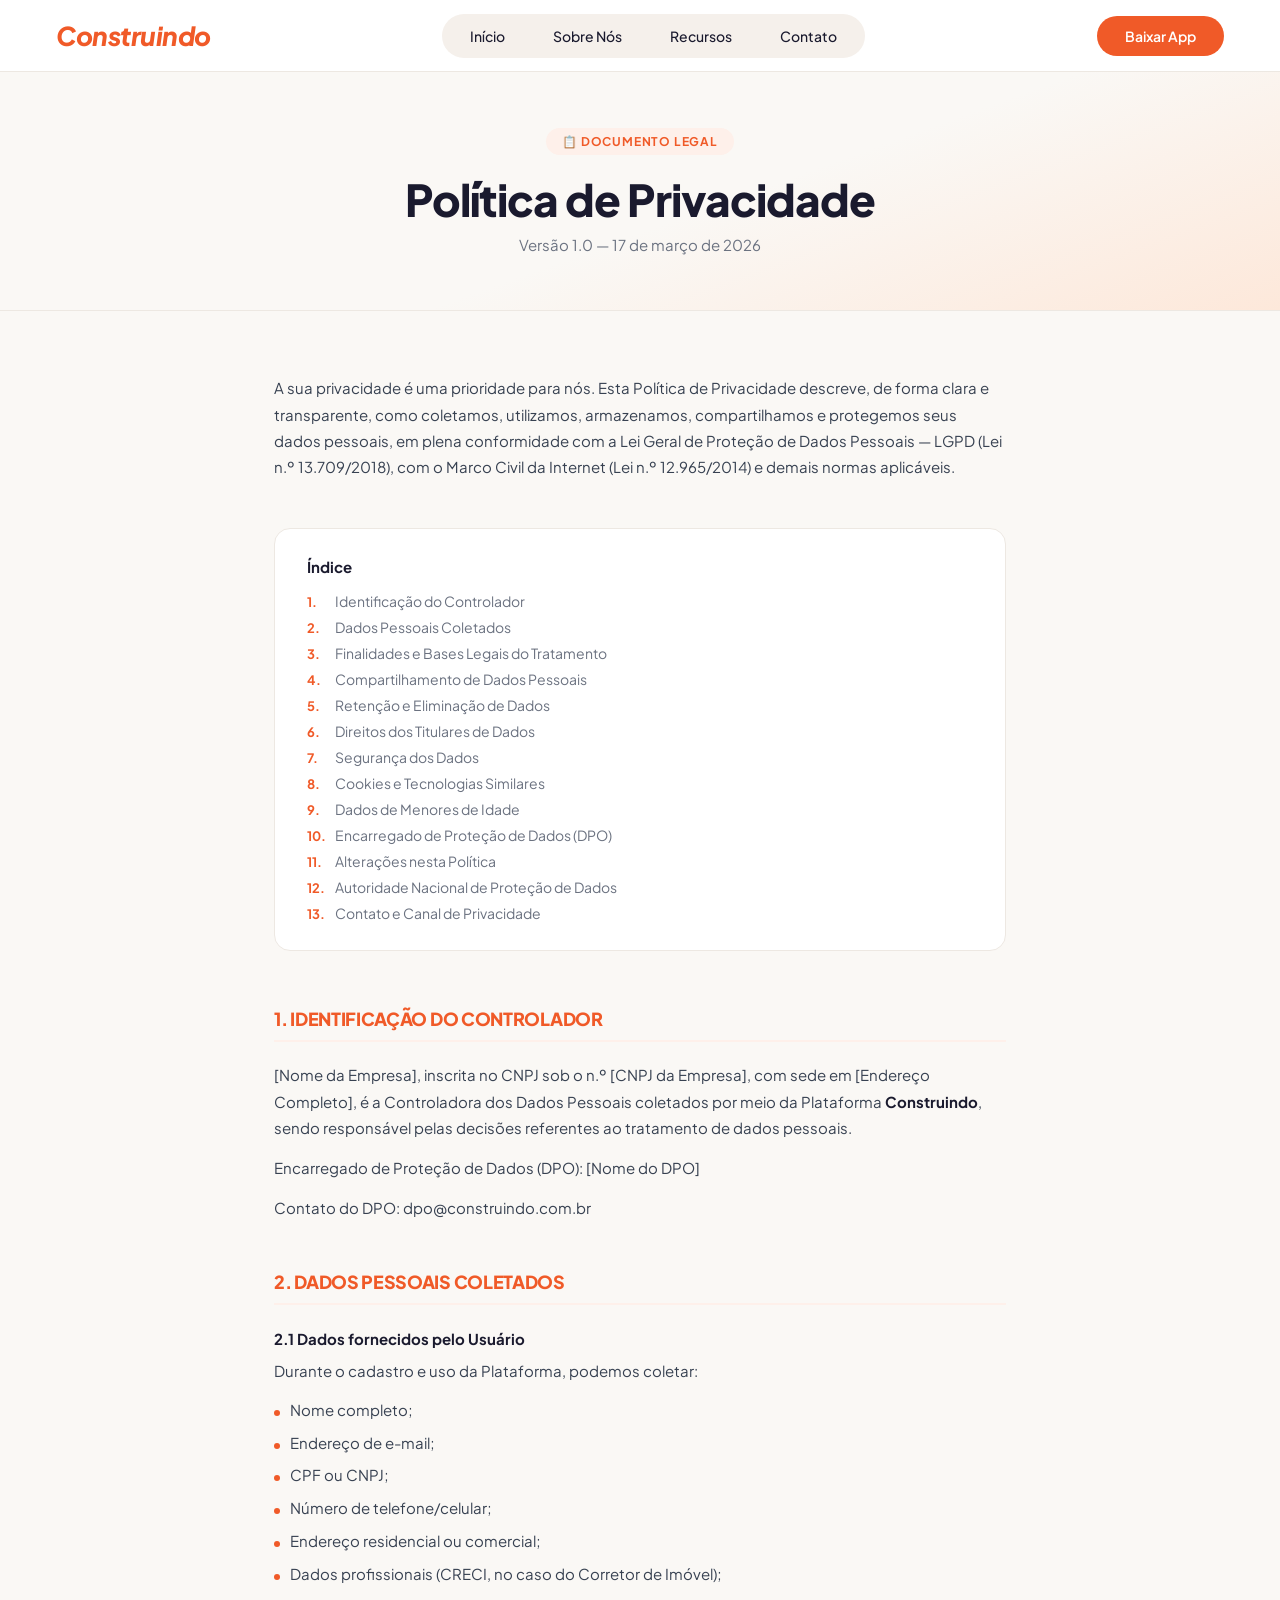
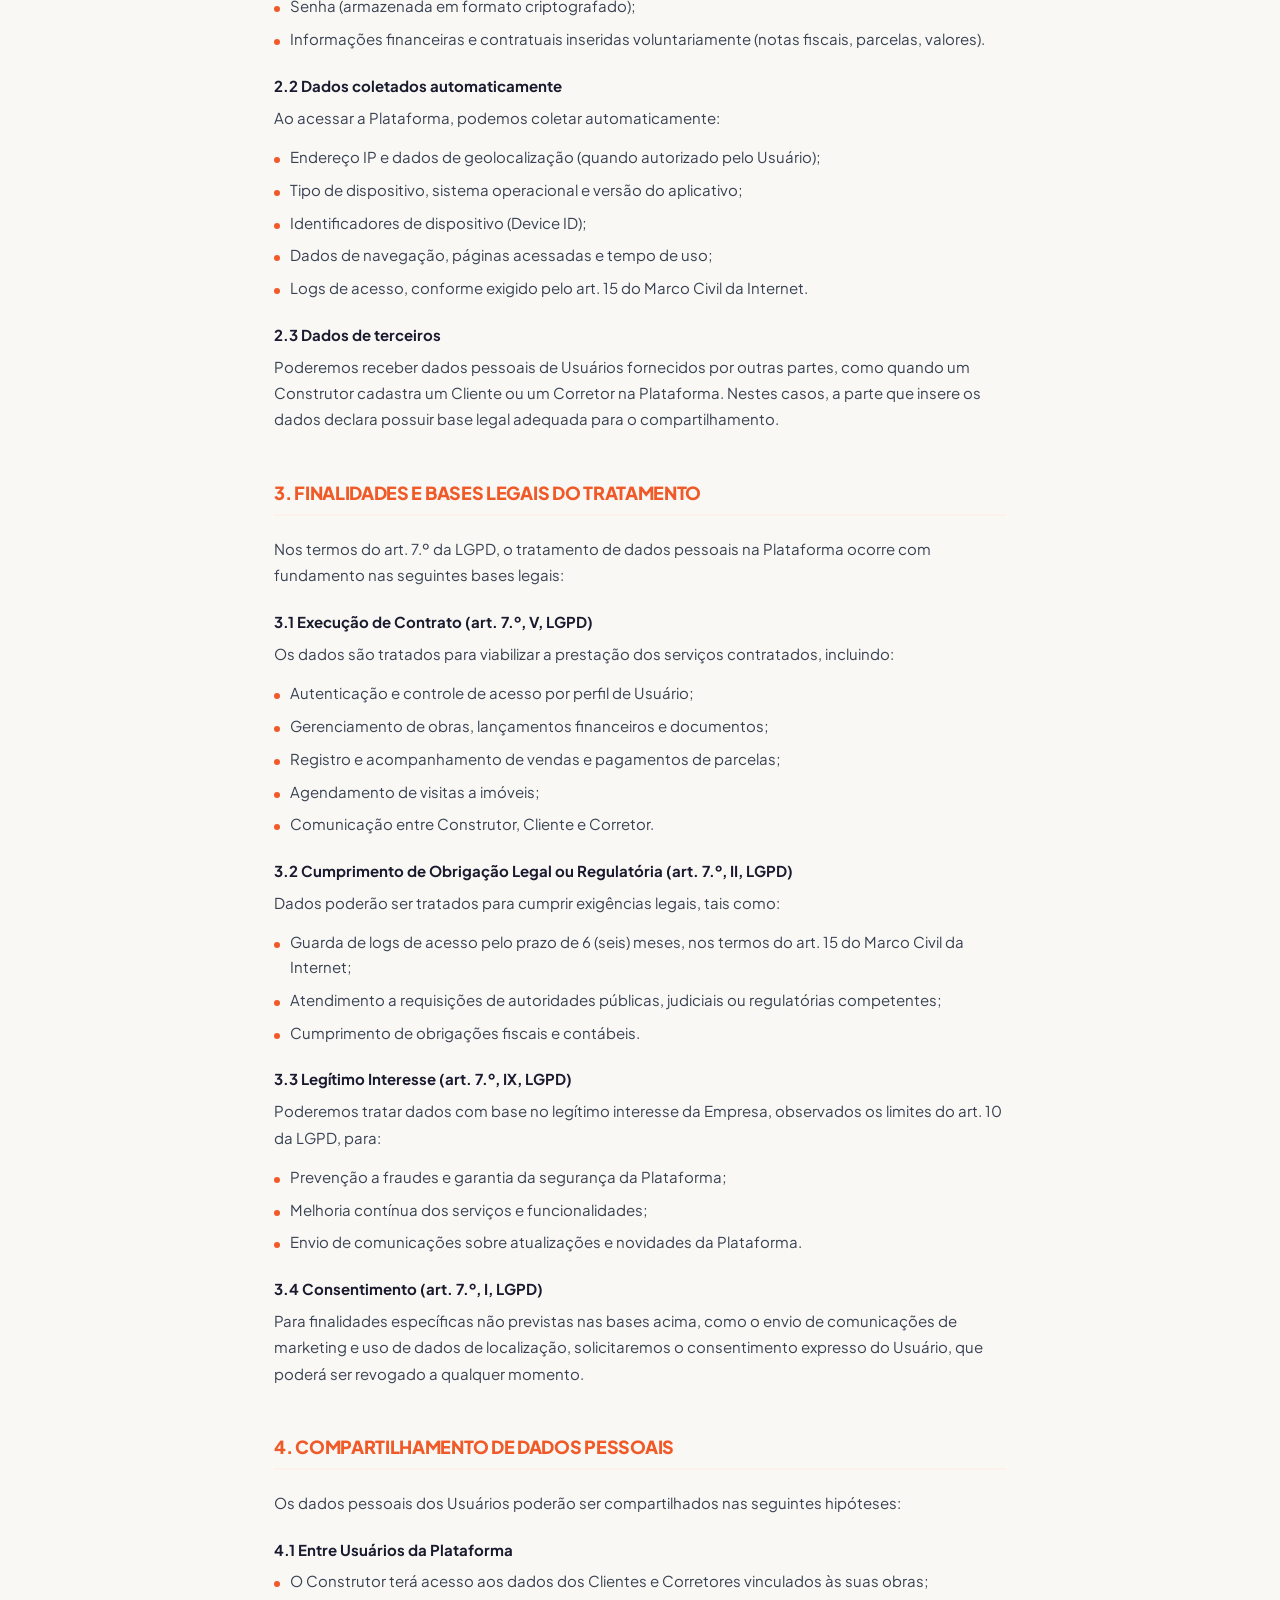
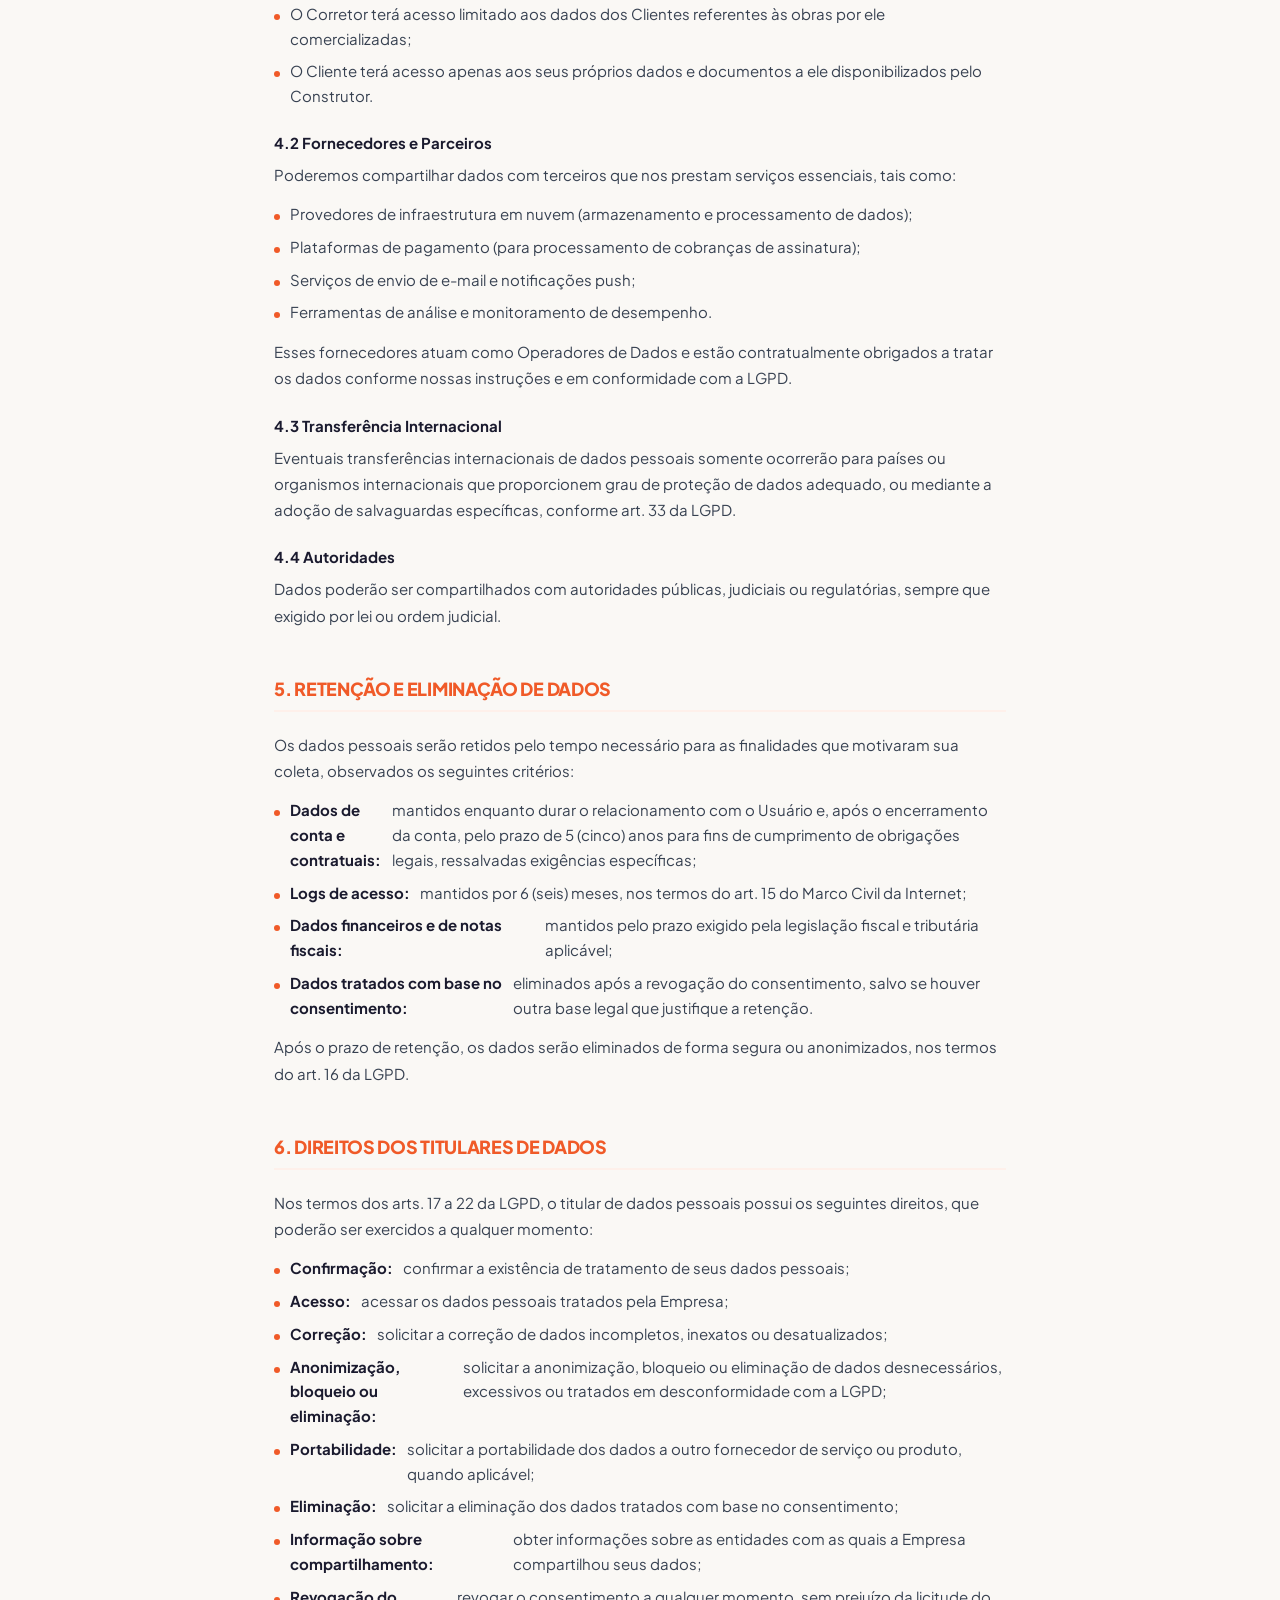
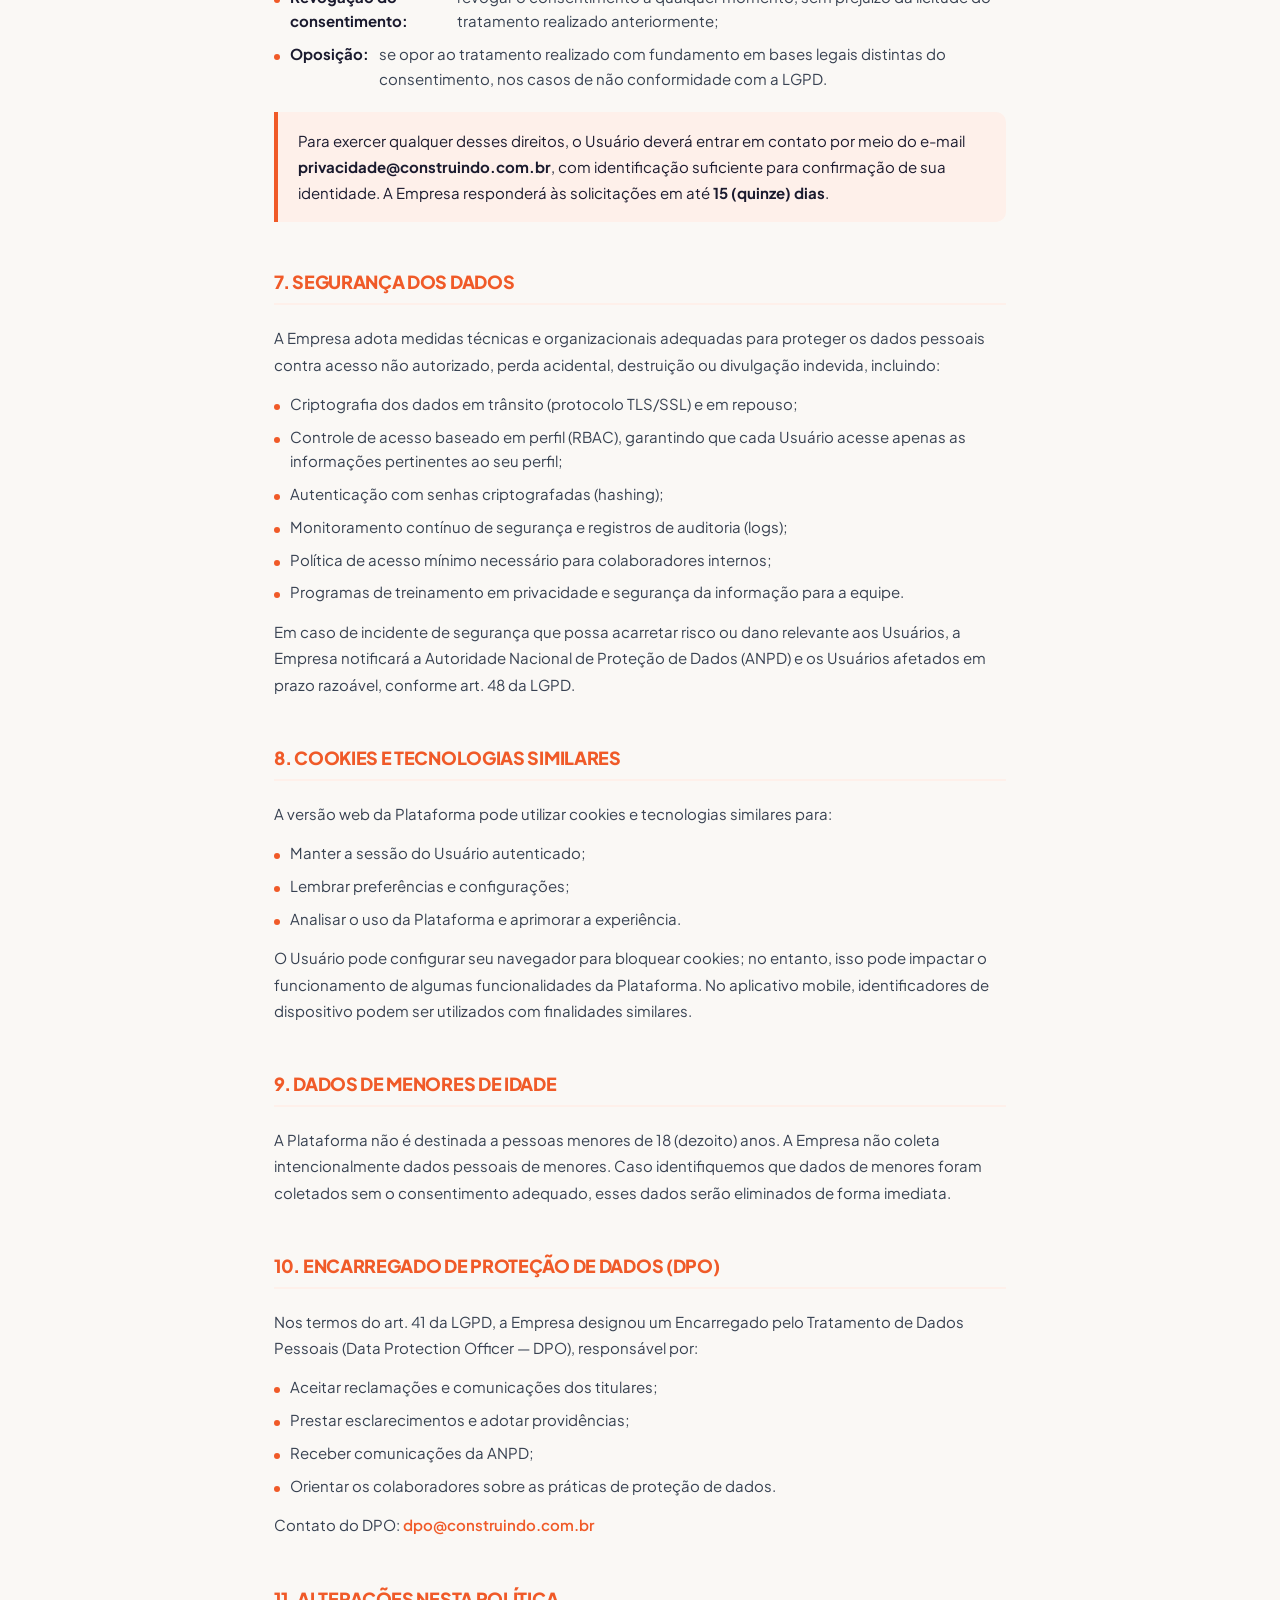
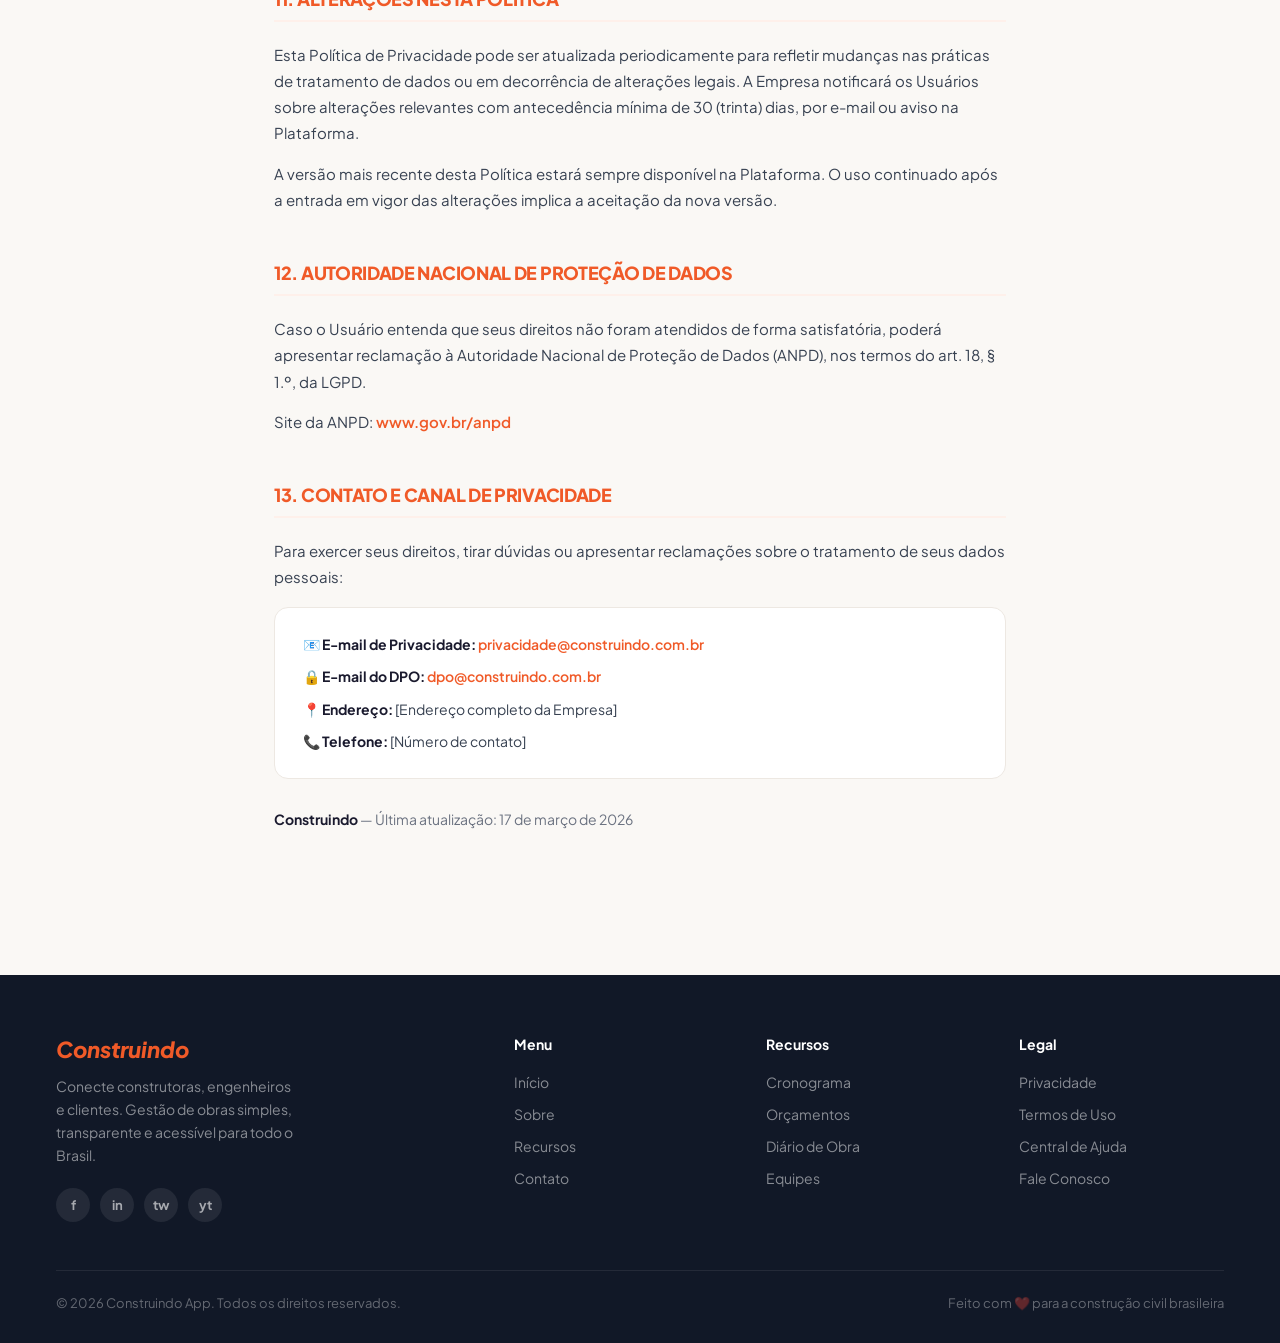
<file: politica-de-privacidade.html>
<!DOCTYPE html>
<html lang="pt-BR">
<head>
  <meta charset="UTF-8"/>
  <meta name="viewport" content="width=device-width, initial-scale=1.0"/>
  <title>Política de Privacidade — Construindo</title>
  <link rel="preconnect" href="https://fonts.googleapis.com"/>
  <link rel="preconnect" href="https://fonts.gstatic.com" crossorigin/>
  <link href="https://fonts.googleapis.com/css2?family=Plus+Jakarta+Sans:wght@400;500;600;700;800;900&display=swap" rel="stylesheet"/>
  <style>
    *,*::before,*::after{box-sizing:border-box;margin:0;padding:0}
    :root{
      --bg:#FAF8F5;
      --white:#fff;
      --orange:#F05A28;
      --orange-lt:#FEF0EA;
      --text:#1A1A2E;
      --muted:#6B7280;
      --border:#EDE8E2;
      --dark:#111827;
    }
    html{scroll-behavior:smooth}
    body{font-family:'Plus Jakarta Sans',sans-serif;background:var(--bg);color:var(--text)}
    a{text-decoration:none;color:inherit}

    /* ── NAV ── */
    nav{
      background:var(--white);border-bottom:1px solid var(--border);
      position:fixed;top:0;left:0;right:0;z-index:100;
      padding:0 56px;height:72px;
      display:flex;align-items:center;justify-content:space-between;
    }
    .logo{font-size:26px;font-weight:900;color:var(--orange);letter-spacing:-0.5px;font-style:italic}
    .nav-pill-group{
      display:flex;align-items:center;gap:4px;
      background:#F5F0EB;border-radius:100px;padding:5px 6px;
    }
    .nav-pill-group a{
      font-size:14px;font-weight:500;color:var(--text);
      padding:8px 22px;border-radius:100px;
      transition:background .2s,color .2s;
    }
    .nav-pill-group a:hover{color:var(--orange)}
    .nav-pill-group a.active{background:var(--orange);color:#fff;font-weight:600}
    .nav-download{
      background:var(--orange);color:#fff;
      font-size:14px;font-weight:600;
      padding:11px 28px;border-radius:100px;
      transition:background .2s,transform .15s;
    }
    .nav-download:hover{background:#D94E20;transform:translateY(-1px)}

    /* ── PAGE HEADER ── */
    .page-header{
      padding-top:72px;
      background:linear-gradient(160deg,#FAF8F5 60%,#FDE8DA 100%);
      text-align:center;
      padding-bottom:56px;
      padding-left:24px;
      padding-right:24px;
      border-bottom:1px solid var(--border);
    }
    .page-header-inner{padding-top:56px}
    .page-badge{
      display:inline-flex;align-items:center;gap:8px;
      background:var(--orange-lt);color:var(--orange);
      font-size:12px;font-weight:700;letter-spacing:.8px;text-transform:uppercase;
      padding:6px 16px;border-radius:100px;margin-bottom:20px;
    }
    .page-header h1{
      font-size:clamp(28px,4vw,44px);font-weight:800;
      letter-spacing:-1px;line-height:1.1;color:var(--text);
    }
    .page-header p{
      font-size:15px;color:var(--muted);margin-top:12px;
    }

    /* ── CONTENT ── */
    .doc-wrap{
      max-width:780px;margin:0 auto;
      padding:64px 24px 96px;
    }

    /* table of contents */
    .toc{
      background:var(--white);border:1px solid var(--border);
      border-radius:16px;padding:28px 32px;margin-bottom:56px;
    }
    .toc h2{font-size:15px;font-weight:700;margin-bottom:16px;color:var(--text)}
    .toc ol{list-style:none;display:flex;flex-direction:column;gap:8px;counter-reset:toc}
    .toc ol li{counter-increment:toc;display:flex;align-items:baseline;gap:8px}
    .toc ol li::before{content:counter(toc)".";font-size:13px;font-weight:700;color:var(--orange);min-width:20px}
    .toc ol li a{font-size:14px;color:var(--muted);transition:color .2s}
    .toc ol li a:hover{color:var(--orange)}

    /* sections */
    .doc-section{margin-bottom:48px;scroll-margin-top:100px}
    .doc-section h2{
      font-size:18px;font-weight:800;color:var(--orange);
      padding-bottom:10px;border-bottom:2px solid var(--orange-lt);
      margin-bottom:20px;letter-spacing:-.3px;
    }
    .doc-section h3{
      font-size:15px;font-weight:700;color:var(--text);
      margin-top:24px;margin-bottom:10px;
    }
    .doc-section p{
      font-size:15px;color:#374151;line-height:1.75;margin-bottom:14px;
    }
    .doc-section ul,.doc-section ol{
      padding-left:20px;display:flex;flex-direction:column;gap:8px;
      margin-bottom:14px;
    }
    .doc-section ul li,.doc-section ol li{
      font-size:15px;color:#374151;line-height:1.65;
    }
    .doc-section ul{list-style:none;padding-left:0}
    .doc-section ul li{
      display:flex;align-items:baseline;gap:10px;
    }
    .doc-section ul li::before{
      content:'';width:6px;height:6px;border-radius:50%;
      background:var(--orange);flex-shrink:0;margin-top:7px;
    }
    .doc-section strong{font-weight:700;color:var(--text)}

    /* info box */
    .info-box{
      background:var(--orange-lt);border-left:4px solid var(--orange);
      border-radius:0 10px 10px 0;
      padding:16px 20px;margin:20px 0;
    }
    .info-box p{margin-bottom:0;color:var(--text)}

    /* contact card */
    .contact-card{
      background:var(--white);border:1px solid var(--border);
      border-radius:14px;padding:24px 28px;margin-top:16px;
    }
    .contact-card p{margin-bottom:8px;font-size:14px}
    .contact-card p:last-child{margin-bottom:0}
    .contact-card strong{color:var(--text)}
    .contact-card a{color:var(--orange);font-weight:600}

    /* ── FOOTER ── */
    footer{background:var(--dark);padding:60px 56px 32px}
    .footer-top{
      display:grid;grid-template-columns:2fr 1fr 1fr 1fr;
      gap:48px;margin-bottom:48px;
    }
    .footer-logo{font-size:22px;font-weight:900;color:var(--orange);font-style:italic;margin-bottom:12px}
    .footer-brand p{font-size:14px;color:rgba(255,255,255,.5);line-height:1.65;max-width:240px}
    .footer-socials{display:flex;gap:10px;margin-top:20px}
    .social-btn{
      width:34px;height:34px;border-radius:50%;
      background:rgba(255,255,255,.08);
      display:flex;align-items:center;justify-content:center;
      color:rgba(255,255,255,.6);font-size:13px;font-weight:700;
      transition:background .2s;
    }
    .social-btn:hover{background:var(--orange)}
    .footer-col h4{font-size:14px;font-weight:700;color:#fff;margin-bottom:18px}
    .footer-col ul{list-style:none;display:flex;flex-direction:column;gap:11px}
    .footer-col ul li a{font-size:14px;color:rgba(255,255,255,.5);transition:color .2s}
    .footer-col ul li a:hover{color:#fff}
    .footer-bottom{
      border-top:1px solid rgba(255,255,255,.08);padding-top:24px;
      display:flex;align-items:center;justify-content:space-between;flex-wrap:wrap;gap:12px;
    }
    .footer-bottom p{font-size:13px;color:rgba(255,255,255,.35)}

    @media(max-width:768px){
      nav{padding:0 20px}
      .nav-pill-group{display:none}
      .page-header-inner{padding-top:40px}
      .doc-wrap{padding:40px 20px 72px}
      .toc{padding:20px}
      footer{padding:48px 20px 24px}
      .footer-top{grid-template-columns:1fr 1fr}
    }
  </style>
</head>
<body>

<!-- NAV -->
<nav>
  <a href="index.html" class="logo">Construindo</a>
  <div class="nav-pill-group">
    <a href="index.html">Início</a>
    <a href="index.html#sobre">Sobre Nós</a>
    <a href="index.html#recursos">Recursos</a>
    <a href="index.html#contato">Contato</a>
  </div>
  <a href="#" class="nav-download">Baixar App</a>
</nav>

<!-- PAGE HEADER -->
<div class="page-header">
  <div class="page-header-inner">
    <div class="page-badge">📋 Documento Legal</div>
    <h1>Política de Privacidade</h1>
    <p>Versão 1.0 — 17 de março de 2026</p>
  </div>
</div>

<!-- CONTENT -->
<div class="doc-wrap">

  <!-- Intro -->
  <div class="doc-section">
    <p>A sua privacidade é uma prioridade para nós. Esta Política de Privacidade descreve, de forma clara e transparente, como coletamos, utilizamos, armazenamos, compartilhamos e protegemos seus dados pessoais, em plena conformidade com a Lei Geral de Proteção de Dados Pessoais — LGPD (Lei n.º 13.709/2018), com o Marco Civil da Internet (Lei n.º 12.965/2014) e demais normas aplicáveis.</p>
  </div>

  <!-- TOC -->
  <div class="toc">
    <h2>Índice</h2>
    <ol>
      <li><a href="#s1">Identificação do Controlador</a></li>
      <li><a href="#s2">Dados Pessoais Coletados</a></li>
      <li><a href="#s3">Finalidades e Bases Legais do Tratamento</a></li>
      <li><a href="#s4">Compartilhamento de Dados Pessoais</a></li>
      <li><a href="#s5">Retenção e Eliminação de Dados</a></li>
      <li><a href="#s6">Direitos dos Titulares de Dados</a></li>
      <li><a href="#s7">Segurança dos Dados</a></li>
      <li><a href="#s8">Cookies e Tecnologias Similares</a></li>
      <li><a href="#s9">Dados de Menores de Idade</a></li>
      <li><a href="#s10">Encarregado de Proteção de Dados (DPO)</a></li>
      <li><a href="#s11">Alterações nesta Política</a></li>
      <li><a href="#s12">Autoridade Nacional de Proteção de Dados</a></li>
      <li><a href="#s13">Contato e Canal de Privacidade</a></li>
    </ol>
  </div>

  <div class="doc-section" id="s1">
    <h2>1. IDENTIFICAÇÃO DO CONTROLADOR</h2>
    <p>[Nome da Empresa], inscrita no CNPJ sob o n.º [CNPJ da Empresa], com sede em [Endereço Completo], é a Controladora dos Dados Pessoais coletados por meio da Plataforma <strong>Construindo</strong>, sendo responsável pelas decisões referentes ao tratamento de dados pessoais.</p>
    <p>Encarregado de Proteção de Dados (DPO): [Nome do DPO]</p>
    <p>Contato do DPO: <a href="mailto:dpo@construindo.com.br">dpo@construindo.com.br</a></p>
  </div>

  <div class="doc-section" id="s2">
    <h2>2. DADOS PESSOAIS COLETADOS</h2>
    <h3>2.1 Dados fornecidos pelo Usuário</h3>
    <p>Durante o cadastro e uso da Plataforma, podemos coletar:</p>
    <ul>
      <li>Nome completo;</li>
      <li>Endereço de e-mail;</li>
      <li>CPF ou CNPJ;</li>
      <li>Número de telefone/celular;</li>
      <li>Endereço residencial ou comercial;</li>
      <li>Dados profissionais (CRECI, no caso do Corretor de Imóvel);</li>
      <li>Senha (armazenada em formato criptografado);</li>
      <li>Informações financeiras e contratuais inseridas voluntariamente (notas fiscais, parcelas, valores).</li>
    </ul>
    <h3>2.2 Dados coletados automaticamente</h3>
    <p>Ao acessar a Plataforma, podemos coletar automaticamente:</p>
    <ul>
      <li>Endereço IP e dados de geolocalização (quando autorizado pelo Usuário);</li>
      <li>Tipo de dispositivo, sistema operacional e versão do aplicativo;</li>
      <li>Identificadores de dispositivo (Device ID);</li>
      <li>Dados de navegação, páginas acessadas e tempo de uso;</li>
      <li>Logs de acesso, conforme exigido pelo art. 15 do Marco Civil da Internet.</li>
    </ul>
    <h3>2.3 Dados de terceiros</h3>
    <p>Poderemos receber dados pessoais de Usuários fornecidos por outras partes, como quando um Construtor cadastra um Cliente ou um Corretor na Plataforma. Nestes casos, a parte que insere os dados declara possuir base legal adequada para o compartilhamento.</p>
  </div>

  <div class="doc-section" id="s3">
    <h2>3. FINALIDADES E BASES LEGAIS DO TRATAMENTO</h2>
    <p>Nos termos do art. 7.º da LGPD, o tratamento de dados pessoais na Plataforma ocorre com fundamento nas seguintes bases legais:</p>
    <h3>3.1 Execução de Contrato (art. 7.º, V, LGPD)</h3>
    <p>Os dados são tratados para viabilizar a prestação dos serviços contratados, incluindo:</p>
    <ul>
      <li>Autenticação e controle de acesso por perfil de Usuário;</li>
      <li>Gerenciamento de obras, lançamentos financeiros e documentos;</li>
      <li>Registro e acompanhamento de vendas e pagamentos de parcelas;</li>
      <li>Agendamento de visitas a imóveis;</li>
      <li>Comunicação entre Construtor, Cliente e Corretor.</li>
    </ul>
    <h3>3.2 Cumprimento de Obrigação Legal ou Regulatória (art. 7.º, II, LGPD)</h3>
    <p>Dados poderão ser tratados para cumprir exigências legais, tais como:</p>
    <ul>
      <li>Guarda de logs de acesso pelo prazo de 6 (seis) meses, nos termos do art. 15 do Marco Civil da Internet;</li>
      <li>Atendimento a requisições de autoridades públicas, judiciais ou regulatórias competentes;</li>
      <li>Cumprimento de obrigações fiscais e contábeis.</li>
    </ul>
    <h3>3.3 Legítimo Interesse (art. 7.º, IX, LGPD)</h3>
    <p>Poderemos tratar dados com base no legítimo interesse da Empresa, observados os limites do art. 10 da LGPD, para:</p>
    <ul>
      <li>Prevenção a fraudes e garantia da segurança da Plataforma;</li>
      <li>Melhoria contínua dos serviços e funcionalidades;</li>
      <li>Envio de comunicações sobre atualizações e novidades da Plataforma.</li>
    </ul>
    <h3>3.4 Consentimento (art. 7.º, I, LGPD)</h3>
    <p>Para finalidades específicas não previstas nas bases acima, como o envio de comunicações de marketing e uso de dados de localização, solicitaremos o consentimento expresso do Usuário, que poderá ser revogado a qualquer momento.</p>
  </div>

  <div class="doc-section" id="s4">
    <h2>4. COMPARTILHAMENTO DE DADOS PESSOAIS</h2>
    <p>Os dados pessoais dos Usuários poderão ser compartilhados nas seguintes hipóteses:</p>
    <h3>4.1 Entre Usuários da Plataforma</h3>
    <ul>
      <li>O Construtor terá acesso aos dados dos Clientes e Corretores vinculados às suas obras;</li>
      <li>O Corretor terá acesso limitado aos dados dos Clientes referentes às obras por ele comercializadas;</li>
      <li>O Cliente terá acesso apenas aos seus próprios dados e documentos a ele disponibilizados pelo Construtor.</li>
    </ul>
    <h3>4.2 Fornecedores e Parceiros</h3>
    <p>Poderemos compartilhar dados com terceiros que nos prestam serviços essenciais, tais como:</p>
    <ul>
      <li>Provedores de infraestrutura em nuvem (armazenamento e processamento de dados);</li>
      <li>Plataformas de pagamento (para processamento de cobranças de assinatura);</li>
      <li>Serviços de envio de e-mail e notificações push;</li>
      <li>Ferramentas de análise e monitoramento de desempenho.</li>
    </ul>
    <p>Esses fornecedores atuam como Operadores de Dados e estão contratualmente obrigados a tratar os dados conforme nossas instruções e em conformidade com a LGPD.</p>
    <h3>4.3 Transferência Internacional</h3>
    <p>Eventuais transferências internacionais de dados pessoais somente ocorrerão para países ou organismos internacionais que proporcionem grau de proteção de dados adequado, ou mediante a adoção de salvaguardas específicas, conforme art. 33 da LGPD.</p>
    <h3>4.4 Autoridades</h3>
    <p>Dados poderão ser compartilhados com autoridades públicas, judiciais ou regulatórias, sempre que exigido por lei ou ordem judicial.</p>
  </div>

  <div class="doc-section" id="s5">
    <h2>5. RETENÇÃO E ELIMINAÇÃO DE DADOS</h2>
    <p>Os dados pessoais serão retidos pelo tempo necessário para as finalidades que motivaram sua coleta, observados os seguintes critérios:</p>
    <ul>
      <li><strong>Dados de conta e contratuais:</strong> mantidos enquanto durar o relacionamento com o Usuário e, após o encerramento da conta, pelo prazo de 5 (cinco) anos para fins de cumprimento de obrigações legais, ressalvadas exigências específicas;</li>
      <li><strong>Logs de acesso:</strong> mantidos por 6 (seis) meses, nos termos do art. 15 do Marco Civil da Internet;</li>
      <li><strong>Dados financeiros e de notas fiscais:</strong> mantidos pelo prazo exigido pela legislação fiscal e tributária aplicável;</li>
      <li><strong>Dados tratados com base no consentimento:</strong> eliminados após a revogação do consentimento, salvo se houver outra base legal que justifique a retenção.</li>
    </ul>
    <p>Após o prazo de retenção, os dados serão eliminados de forma segura ou anonimizados, nos termos do art. 16 da LGPD.</p>
  </div>

  <div class="doc-section" id="s6">
    <h2>6. DIREITOS DOS TITULARES DE DADOS</h2>
    <p>Nos termos dos arts. 17 a 22 da LGPD, o titular de dados pessoais possui os seguintes direitos, que poderão ser exercidos a qualquer momento:</p>
    <ul>
      <li><strong>Confirmação:</strong> confirmar a existência de tratamento de seus dados pessoais;</li>
      <li><strong>Acesso:</strong> acessar os dados pessoais tratados pela Empresa;</li>
      <li><strong>Correção:</strong> solicitar a correção de dados incompletos, inexatos ou desatualizados;</li>
      <li><strong>Anonimização, bloqueio ou eliminação:</strong> solicitar a anonimização, bloqueio ou eliminação de dados desnecessários, excessivos ou tratados em desconformidade com a LGPD;</li>
      <li><strong>Portabilidade:</strong> solicitar a portabilidade dos dados a outro fornecedor de serviço ou produto, quando aplicável;</li>
      <li><strong>Eliminação:</strong> solicitar a eliminação dos dados tratados com base no consentimento;</li>
      <li><strong>Informação sobre compartilhamento:</strong> obter informações sobre as entidades com as quais a Empresa compartilhou seus dados;</li>
      <li><strong>Revogação do consentimento:</strong> revogar o consentimento a qualquer momento, sem prejuízo da licitude do tratamento realizado anteriormente;</li>
      <li><strong>Oposição:</strong> se opor ao tratamento realizado com fundamento em bases legais distintas do consentimento, nos casos de não conformidade com a LGPD.</li>
    </ul>
    <div class="info-box">
      <p>Para exercer qualquer desses direitos, o Usuário deverá entrar em contato por meio do e-mail <strong>privacidade@construindo.com.br</strong>, com identificação suficiente para confirmação de sua identidade. A Empresa responderá às solicitações em até <strong>15 (quinze) dias</strong>.</p>
    </div>
  </div>

  <div class="doc-section" id="s7">
    <h2>7. SEGURANÇA DOS DADOS</h2>
    <p>A Empresa adota medidas técnicas e organizacionais adequadas para proteger os dados pessoais contra acesso não autorizado, perda acidental, destruição ou divulgação indevida, incluindo:</p>
    <ul>
      <li>Criptografia dos dados em trânsito (protocolo TLS/SSL) e em repouso;</li>
      <li>Controle de acesso baseado em perfil (RBAC), garantindo que cada Usuário acesse apenas as informações pertinentes ao seu perfil;</li>
      <li>Autenticação com senhas criptografadas (hashing);</li>
      <li>Monitoramento contínuo de segurança e registros de auditoria (logs);</li>
      <li>Política de acesso mínimo necessário para colaboradores internos;</li>
      <li>Programas de treinamento em privacidade e segurança da informação para a equipe.</li>
    </ul>
    <p>Em caso de incidente de segurança que possa acarretar risco ou dano relevante aos Usuários, a Empresa notificará a Autoridade Nacional de Proteção de Dados (ANPD) e os Usuários afetados em prazo razoável, conforme art. 48 da LGPD.</p>
  </div>

  <div class="doc-section" id="s8">
    <h2>8. COOKIES E TECNOLOGIAS SIMILARES</h2>
    <p>A versão web da Plataforma pode utilizar cookies e tecnologias similares para:</p>
    <ul>
      <li>Manter a sessão do Usuário autenticado;</li>
      <li>Lembrar preferências e configurações;</li>
      <li>Analisar o uso da Plataforma e aprimorar a experiência.</li>
    </ul>
    <p>O Usuário pode configurar seu navegador para bloquear cookies; no entanto, isso pode impactar o funcionamento de algumas funcionalidades da Plataforma. No aplicativo mobile, identificadores de dispositivo podem ser utilizados com finalidades similares.</p>
  </div>

  <div class="doc-section" id="s9">
    <h2>9. DADOS DE MENORES DE IDADE</h2>
    <p>A Plataforma não é destinada a pessoas menores de 18 (dezoito) anos. A Empresa não coleta intencionalmente dados pessoais de menores. Caso identifiquemos que dados de menores foram coletados sem o consentimento adequado, esses dados serão eliminados de forma imediata.</p>
  </div>

  <div class="doc-section" id="s10">
    <h2>10. ENCARREGADO DE PROTEÇÃO DE DADOS (DPO)</h2>
    <p>Nos termos do art. 41 da LGPD, a Empresa designou um Encarregado pelo Tratamento de Dados Pessoais (Data Protection Officer — DPO), responsável por:</p>
    <ul>
      <li>Aceitar reclamações e comunicações dos titulares;</li>
      <li>Prestar esclarecimentos e adotar providências;</li>
      <li>Receber comunicações da ANPD;</li>
      <li>Orientar os colaboradores sobre as práticas de proteção de dados.</li>
    </ul>
    <p>Contato do DPO: <a href="mailto:dpo@construindo.com.br" style="color:var(--orange);font-weight:600">dpo@construindo.com.br</a></p>
  </div>

  <div class="doc-section" id="s11">
    <h2>11. ALTERAÇÕES NESTA POLÍTICA</h2>
    <p>Esta Política de Privacidade pode ser atualizada periodicamente para refletir mudanças nas práticas de tratamento de dados ou em decorrência de alterações legais. A Empresa notificará os Usuários sobre alterações relevantes com antecedência mínima de 30 (trinta) dias, por e-mail ou aviso na Plataforma.</p>
    <p>A versão mais recente desta Política estará sempre disponível na Plataforma. O uso continuado após a entrada em vigor das alterações implica a aceitação da nova versão.</p>
  </div>

  <div class="doc-section" id="s12">
    <h2>12. AUTORIDADE NACIONAL DE PROTEÇÃO DE DADOS</h2>
    <p>Caso o Usuário entenda que seus direitos não foram atendidos de forma satisfatória, poderá apresentar reclamação à Autoridade Nacional de Proteção de Dados (ANPD), nos termos do art. 18, § 1.º, da LGPD.</p>
    <p>Site da ANPD: <a href="https://www.gov.br/anpd" target="_blank" rel="noopener" style="color:var(--orange);font-weight:600">www.gov.br/anpd</a></p>
  </div>

  <div class="doc-section" id="s13">
    <h2>13. CONTATO E CANAL DE PRIVACIDADE</h2>
    <p>Para exercer seus direitos, tirar dúvidas ou apresentar reclamações sobre o tratamento de seus dados pessoais:</p>
    <div class="contact-card">
      <p>📧 <strong>E-mail de Privacidade:</strong> <a href="mailto:privacidade@construindo.com.br">privacidade@construindo.com.br</a></p>
      <p>🔒 <strong>E-mail do DPO:</strong> <a href="mailto:dpo@construindo.com.br">dpo@construindo.com.br</a></p>
      <p>📍 <strong>Endereço:</strong> [Endereço completo da Empresa]</p>
      <p>📞 <strong>Telefone:</strong> [Número de contato]</p>
    </div>
    <p style="margin-top:28px;font-size:14px;color:var(--muted)"><strong>Construindo</strong> — Última atualização: 17 de março de 2026</p>
  </div>

</div>

<!-- FOOTER -->
<footer>
  <div class="footer-top">
    <div class="footer-brand">
      <div class="footer-logo">Construindo</div>
      <p>Conecte construtoras, engenheiros e clientes. Gestão de obras simples, transparente e acessível para todo o Brasil.</p>
      <div class="footer-socials">
        <a href="#" class="social-btn">f</a>
        <a href="#" class="social-btn">in</a>
        <a href="#" class="social-btn">tw</a>
        <a href="#" class="social-btn">yt</a>
      </div>
    </div>
    <div class="footer-col">
      <h4>Menu</h4>
      <ul>
        <li><a href="index.html">Início</a></li>
        <li><a href="index.html#sobre">Sobre</a></li>
        <li><a href="index.html#recursos">Recursos</a></li>
        <li><a href="index.html#contato">Contato</a></li>
      </ul>
    </div>
    <div class="footer-col">
      <h4>Recursos</h4>
      <ul>
        <li><a href="#">Cronograma</a></li>
        <li><a href="#">Orçamentos</a></li>
        <li><a href="#">Diário de Obra</a></li>
        <li><a href="#">Equipes</a></li>
      </ul>
    </div>
    <div class="footer-col">
      <h4>Legal</h4>
      <ul>
        <li><a href="politica-de-privacidade.html">Privacidade</a></li>
        <li><a href="termos-de-uso.html">Termos de Uso</a></li>
        <li><a href="#">Central de Ajuda</a></li>
        <li><a href="#">Fale Conosco</a></li>
      </ul>
    </div>
  </div>
  <div class="footer-bottom">
    <p>© 2026 Construindo App. Todos os direitos reservados.</p>
    <p>Feito com ❤️ para a construção civil brasileira</p>
  </div>
</footer>

</body>
</html>
</file>
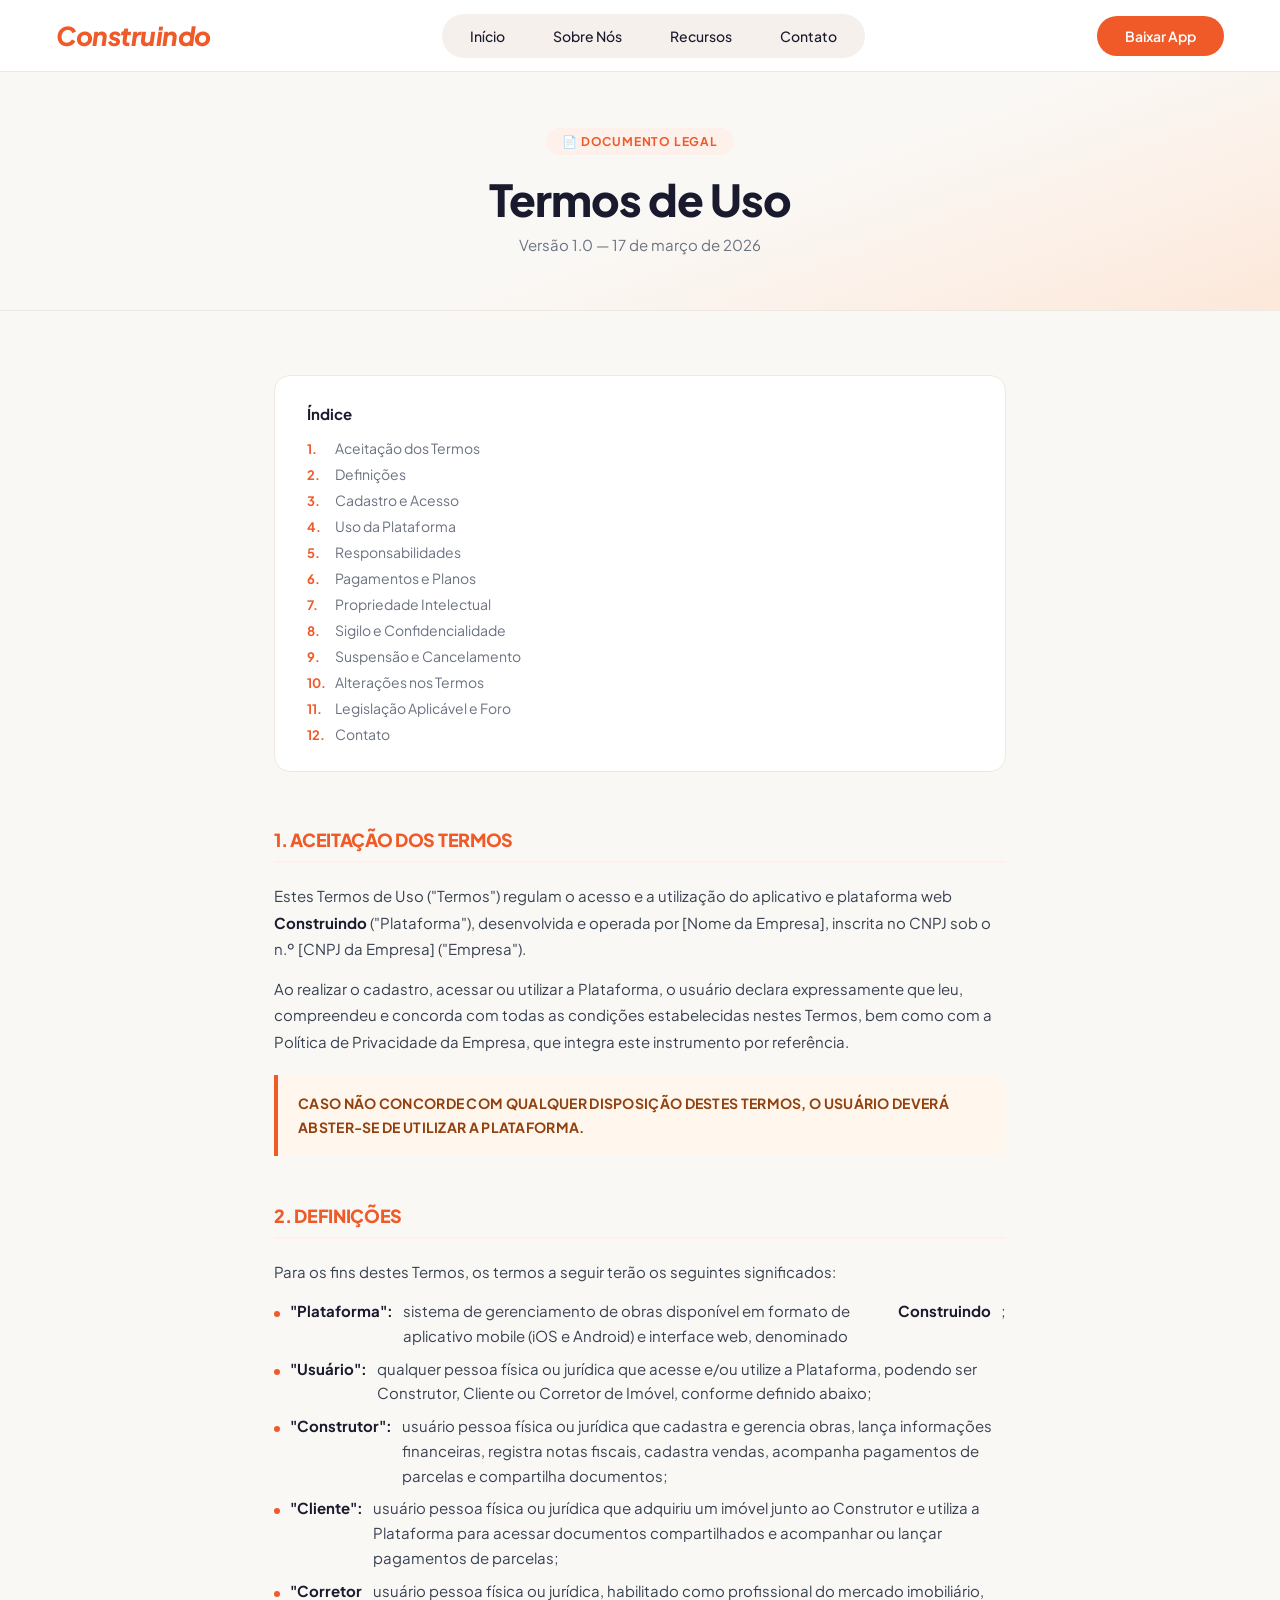
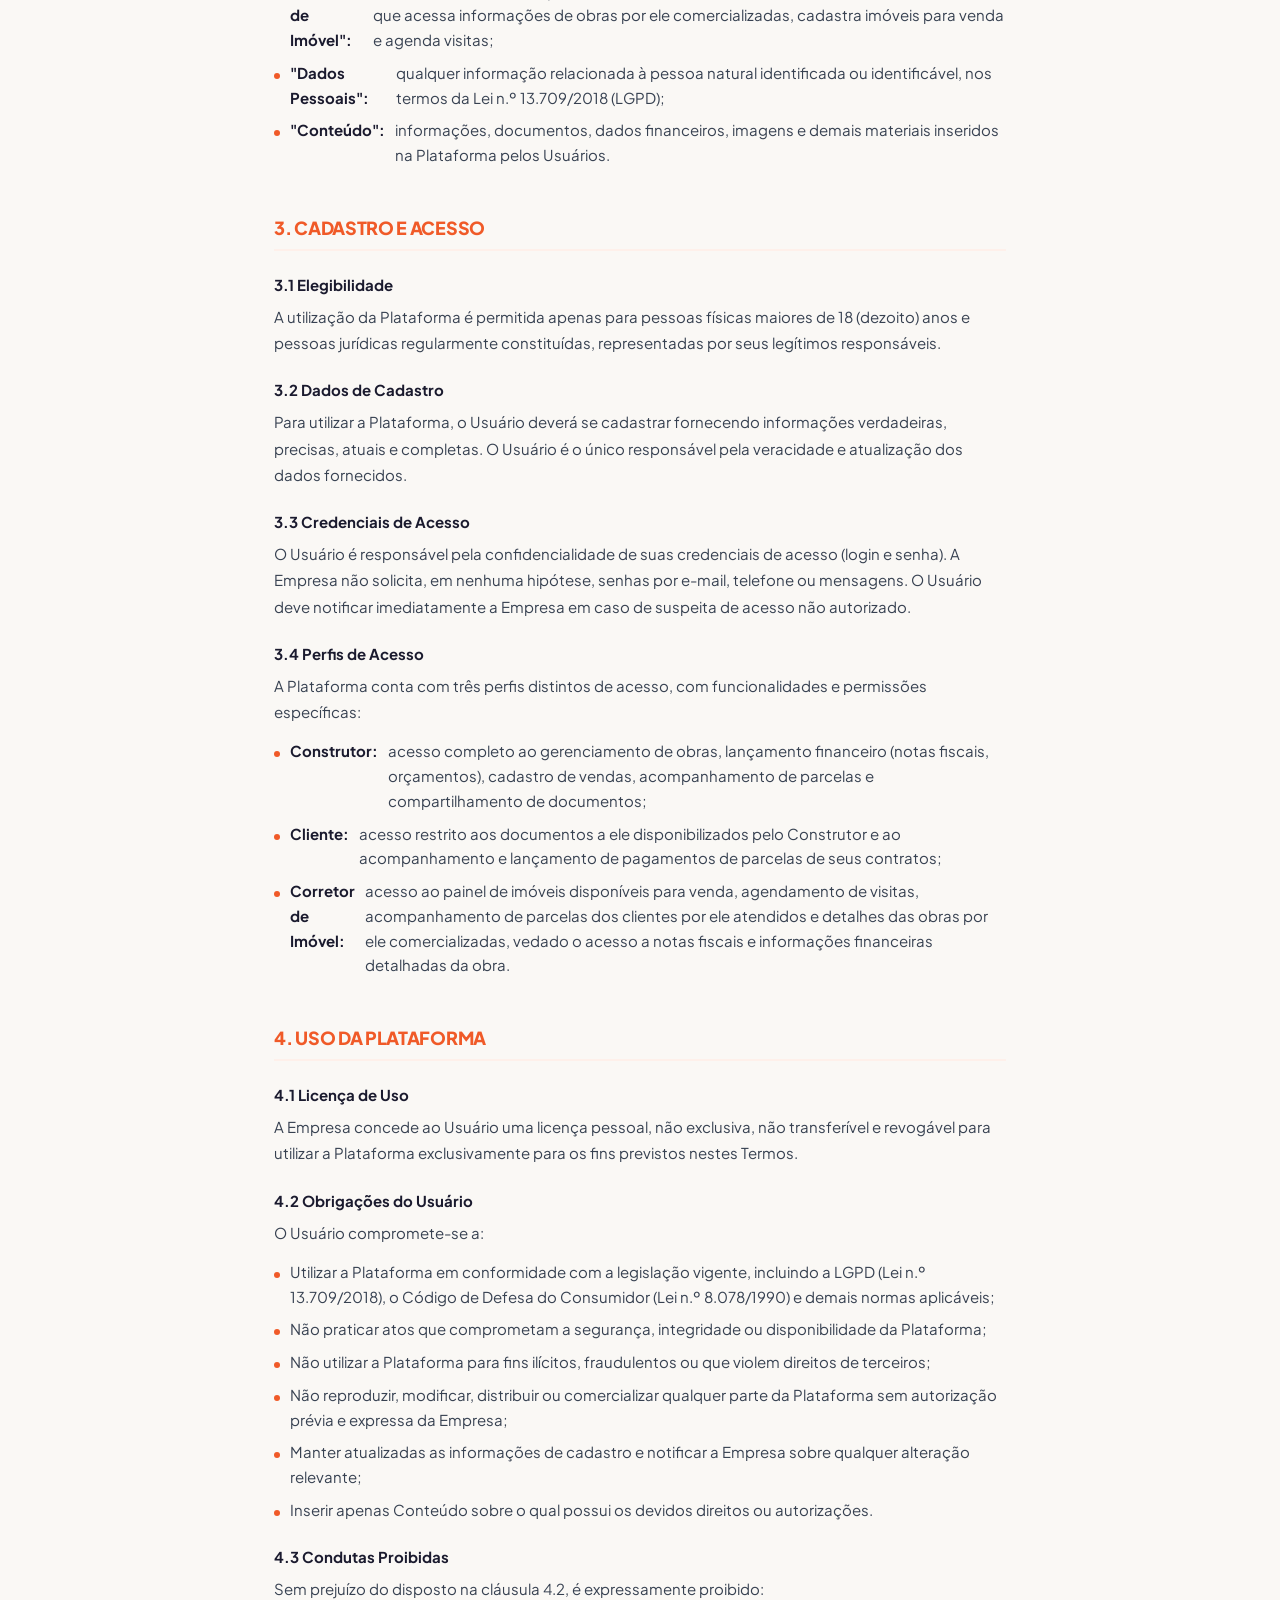
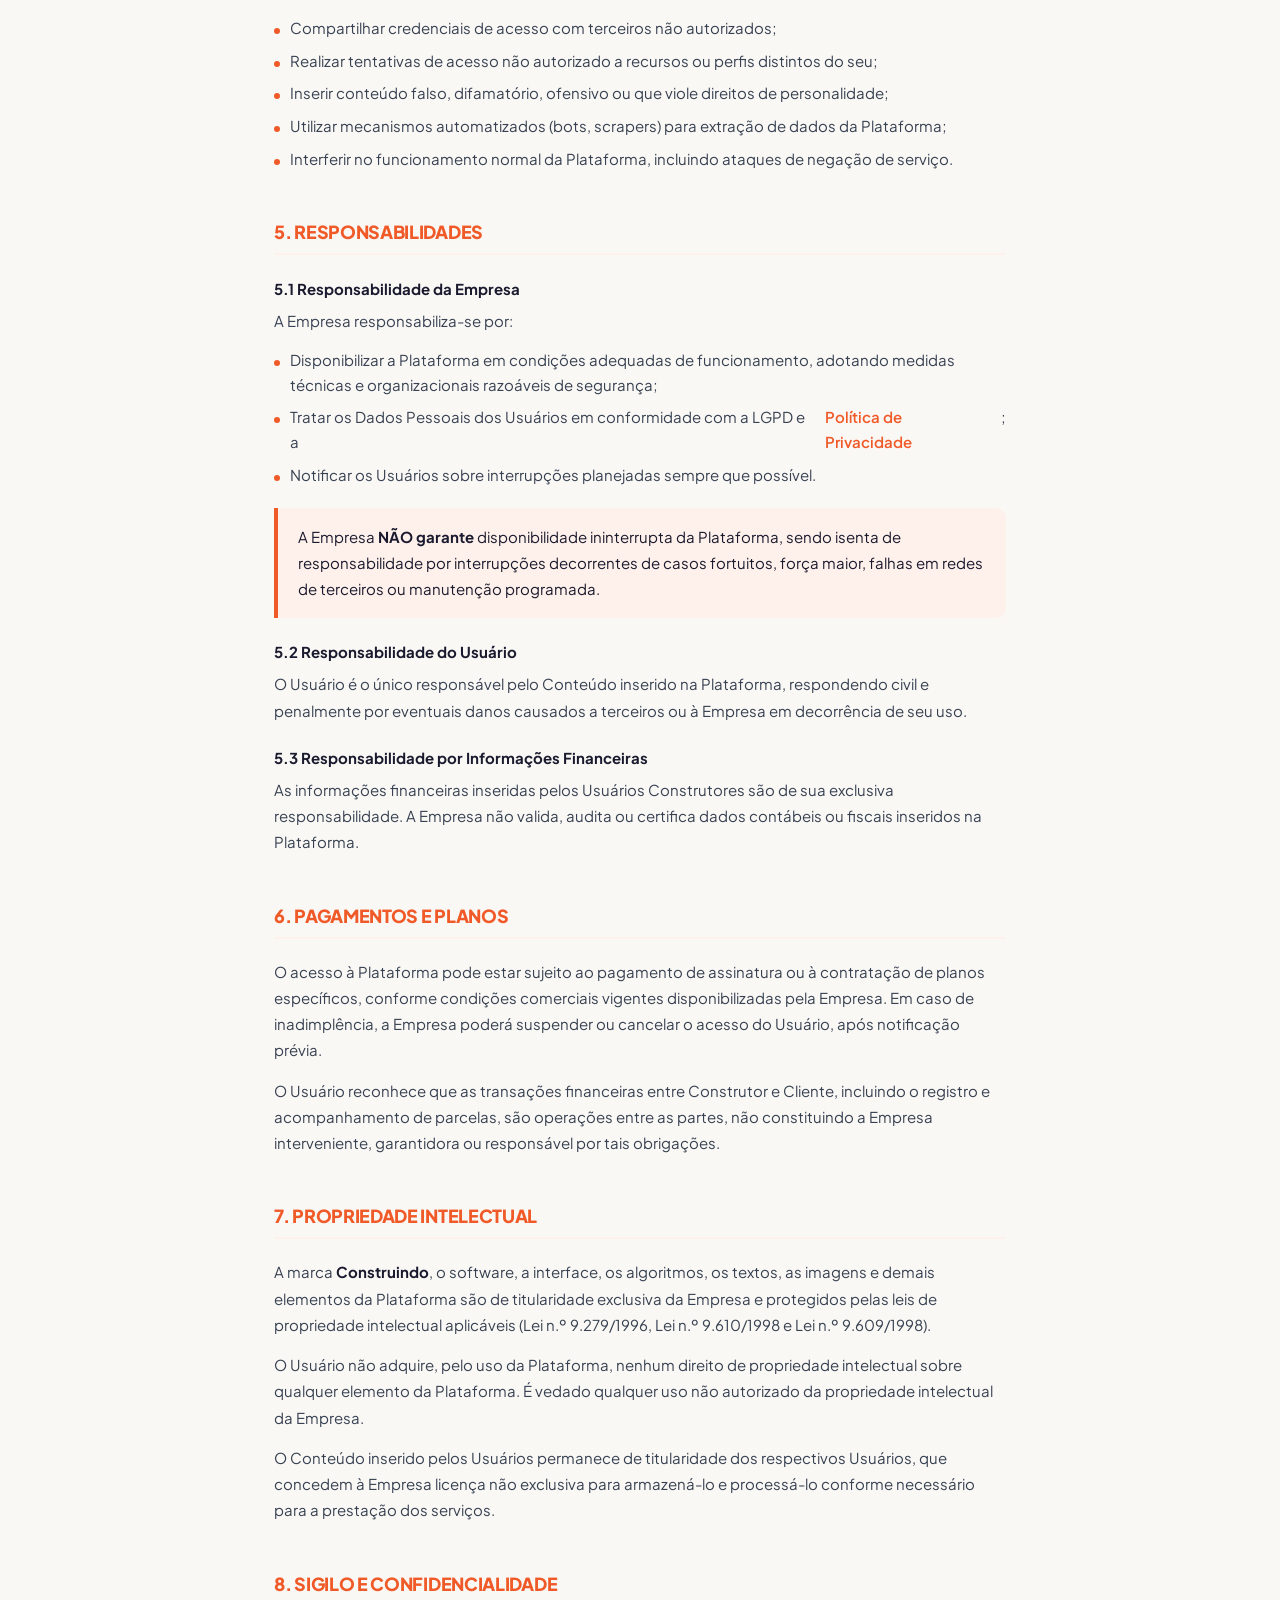
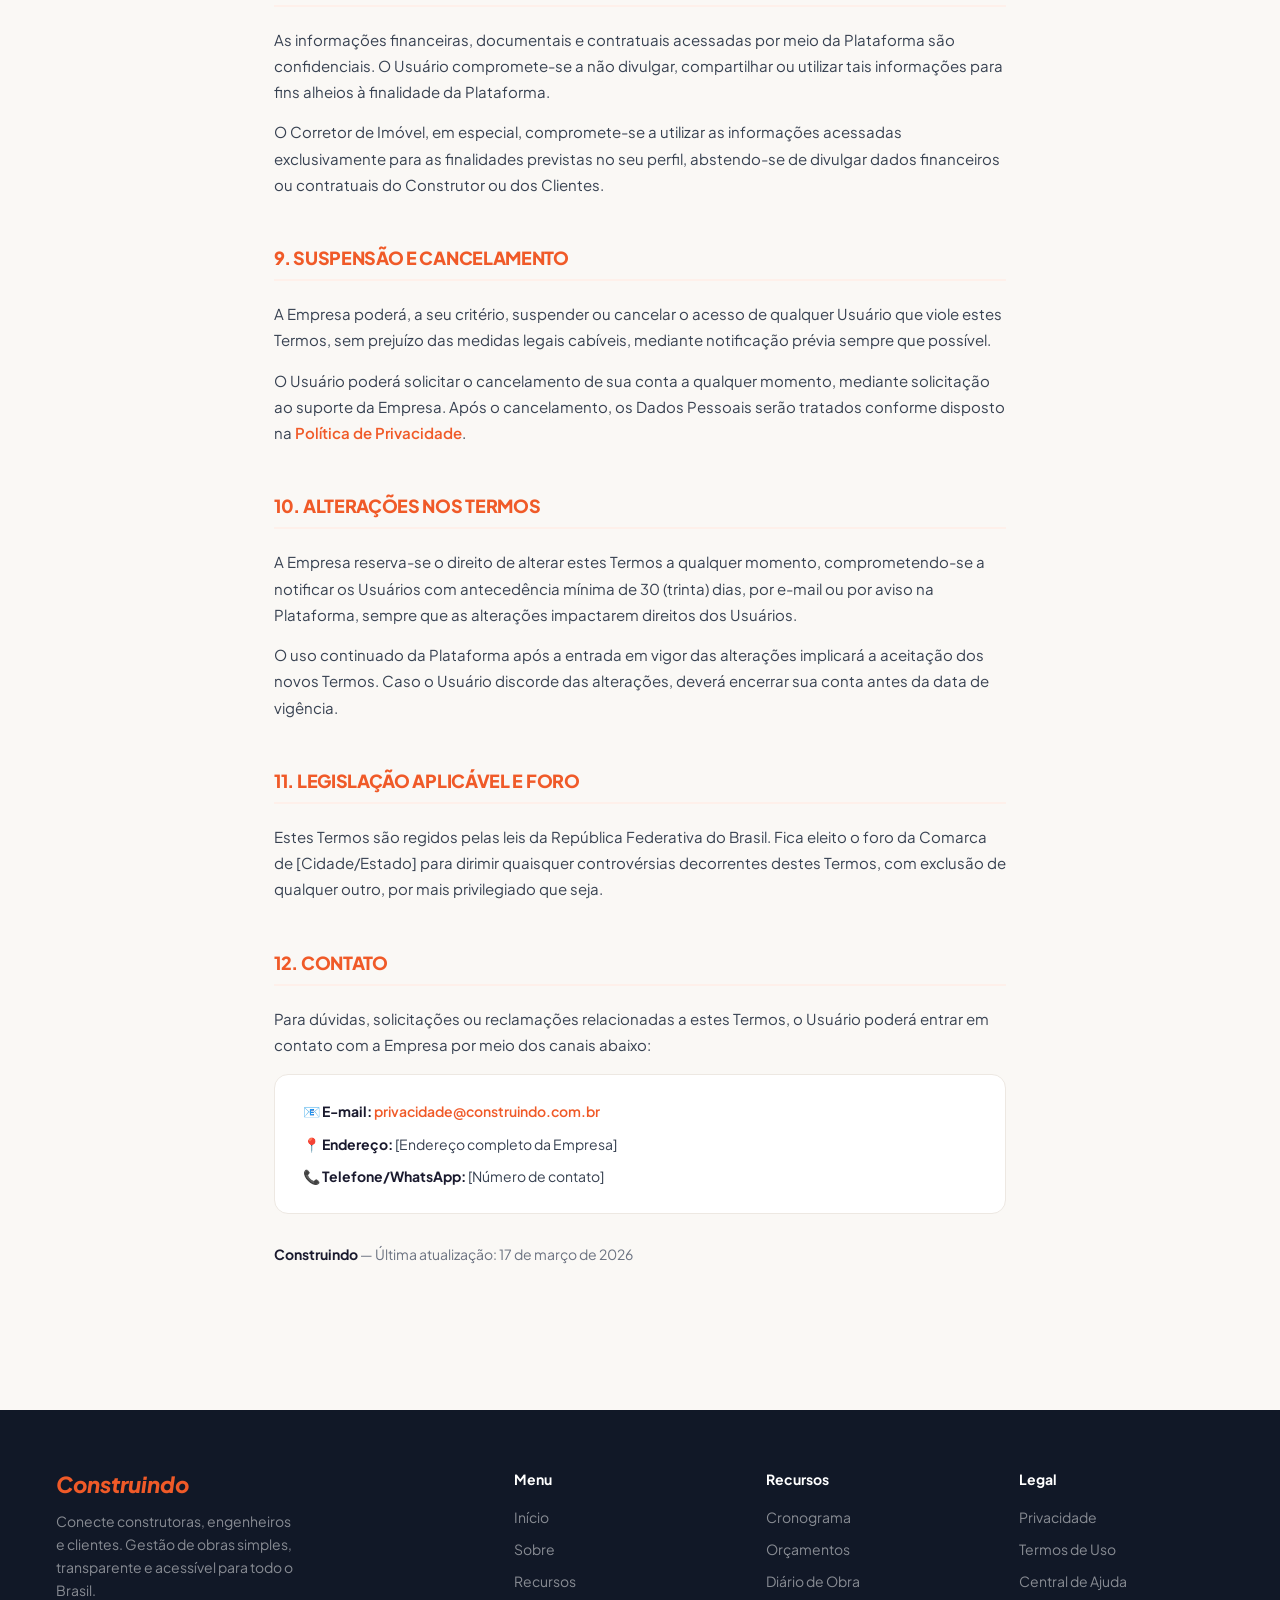
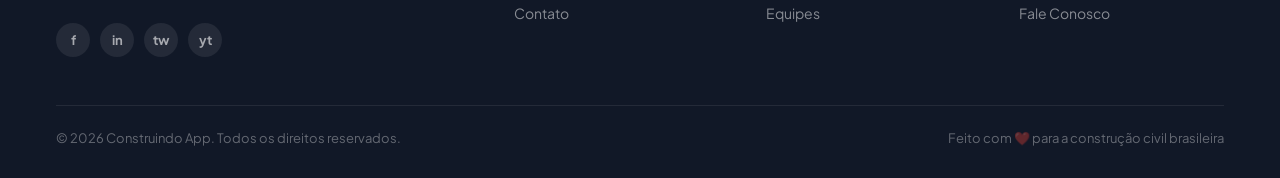
<file: termos-de-uso.html>
<!DOCTYPE html>
<html lang="pt-BR">
<head>
  <meta charset="UTF-8"/>
  <meta name="viewport" content="width=device-width, initial-scale=1.0"/>
  <title>Termos de Uso — Construindo</title>
  <link rel="preconnect" href="https://fonts.googleapis.com"/>
  <link rel="preconnect" href="https://fonts.gstatic.com" crossorigin/>
  <link href="https://fonts.googleapis.com/css2?family=Plus+Jakarta+Sans:wght@400;500;600;700;800;900&display=swap" rel="stylesheet"/>
  <style>
    *,*::before,*::after{box-sizing:border-box;margin:0;padding:0}
    :root{
      --bg:#FAF8F5;
      --white:#fff;
      --orange:#F05A28;
      --orange-lt:#FEF0EA;
      --text:#1A1A2E;
      --muted:#6B7280;
      --border:#EDE8E2;
      --dark:#111827;
    }
    html{scroll-behavior:smooth}
    body{font-family:'Plus Jakarta Sans',sans-serif;background:var(--bg);color:var(--text)}
    a{text-decoration:none;color:inherit}

    /* ── NAV ── */
    nav{
      background:var(--white);border-bottom:1px solid var(--border);
      position:fixed;top:0;left:0;right:0;z-index:100;
      padding:0 56px;height:72px;
      display:flex;align-items:center;justify-content:space-between;
    }
    .logo{font-size:26px;font-weight:900;color:var(--orange);letter-spacing:-0.5px;font-style:italic}
    .nav-pill-group{
      display:flex;align-items:center;gap:4px;
      background:#F5F0EB;border-radius:100px;padding:5px 6px;
    }
    .nav-pill-group a{
      font-size:14px;font-weight:500;color:var(--text);
      padding:8px 22px;border-radius:100px;
      transition:background .2s,color .2s;
    }
    .nav-pill-group a:hover{color:var(--orange)}
    .nav-pill-group a.active{background:var(--orange);color:#fff;font-weight:600}
    .nav-download{
      background:var(--orange);color:#fff;
      font-size:14px;font-weight:600;
      padding:11px 28px;border-radius:100px;
      transition:background .2s,transform .15s;
    }
    .nav-download:hover{background:#D94E20;transform:translateY(-1px)}

    /* ── PAGE HEADER ── */
    .page-header{
      padding-top:72px;
      background:linear-gradient(160deg,#FAF8F5 60%,#FDE8DA 100%);
      text-align:center;
      padding-bottom:56px;
      padding-left:24px;
      padding-right:24px;
      border-bottom:1px solid var(--border);
    }
    .page-header-inner{padding-top:56px}
    .page-badge{
      display:inline-flex;align-items:center;gap:8px;
      background:var(--orange-lt);color:var(--orange);
      font-size:12px;font-weight:700;letter-spacing:.8px;text-transform:uppercase;
      padding:6px 16px;border-radius:100px;margin-bottom:20px;
    }
    .page-header h1{
      font-size:clamp(28px,4vw,44px);font-weight:800;
      letter-spacing:-1px;line-height:1.1;color:var(--text);
    }
    .page-header p{font-size:15px;color:var(--muted);margin-top:12px}

    /* ── CONTENT ── */
    .doc-wrap{
      max-width:780px;margin:0 auto;
      padding:64px 24px 96px;
    }

    .toc{
      background:var(--white);border:1px solid var(--border);
      border-radius:16px;padding:28px 32px;margin-bottom:56px;
    }
    .toc h2{font-size:15px;font-weight:700;margin-bottom:16px;color:var(--text)}
    .toc ol{list-style:none;display:flex;flex-direction:column;gap:8px;counter-reset:toc}
    .toc ol li{counter-increment:toc;display:flex;align-items:baseline;gap:8px}
    .toc ol li::before{content:counter(toc)".";font-size:13px;font-weight:700;color:var(--orange);min-width:20px}
    .toc ol li a{font-size:14px;color:var(--muted);transition:color .2s}
    .toc ol li a:hover{color:var(--orange)}

    .doc-section{margin-bottom:48px;scroll-margin-top:100px}
    .doc-section h2{
      font-size:18px;font-weight:800;color:var(--orange);
      padding-bottom:10px;border-bottom:2px solid var(--orange-lt);
      margin-bottom:20px;letter-spacing:-.3px;
    }
    .doc-section h3{
      font-size:15px;font-weight:700;color:var(--text);
      margin-top:24px;margin-bottom:10px;
    }
    .doc-section p{
      font-size:15px;color:#374151;line-height:1.75;margin-bottom:14px;
    }
    .doc-section ul,.doc-section ol{
      padding-left:20px;display:flex;flex-direction:column;gap:8px;
      margin-bottom:14px;
    }
    .doc-section ul li,.doc-section ol li{
      font-size:15px;color:#374151;line-height:1.65;
    }
    .doc-section ul{list-style:none;padding-left:0}
    .doc-section ul li{display:flex;align-items:baseline;gap:10px}
    .doc-section ul li::before{
      content:'';width:6px;height:6px;border-radius:50%;
      background:var(--orange);flex-shrink:0;margin-top:7px;
    }
    .doc-section strong{font-weight:700;color:var(--text)}

    .warning-box{
      background:#FFF7ED;border-left:4px solid var(--orange);
      border-radius:0 10px 10px 0;
      padding:16px 20px;margin:20px 0;
    }
    .warning-box p{margin-bottom:0;font-weight:700;font-size:14px;color:#92400E;letter-spacing:.3px}

    .info-box{
      background:var(--orange-lt);border-left:4px solid var(--orange);
      border-radius:0 10px 10px 0;
      padding:16px 20px;margin:20px 0;
    }
    .info-box p{margin-bottom:0;color:var(--text)}

    .contact-card{
      background:var(--white);border:1px solid var(--border);
      border-radius:14px;padding:24px 28px;margin-top:16px;
    }
    .contact-card p{margin-bottom:8px;font-size:14px}
    .contact-card p:last-child{margin-bottom:0}
    .contact-card strong{color:var(--text)}
    .contact-card a{color:var(--orange);font-weight:600}

    /* ── FOOTER ── */
    footer{background:var(--dark);padding:60px 56px 32px}
    .footer-top{
      display:grid;grid-template-columns:2fr 1fr 1fr 1fr;
      gap:48px;margin-bottom:48px;
    }
    .footer-logo{font-size:22px;font-weight:900;color:var(--orange);font-style:italic;margin-bottom:12px}
    .footer-brand p{font-size:14px;color:rgba(255,255,255,.5);line-height:1.65;max-width:240px}
    .footer-socials{display:flex;gap:10px;margin-top:20px}
    .social-btn{
      width:34px;height:34px;border-radius:50%;
      background:rgba(255,255,255,.08);
      display:flex;align-items:center;justify-content:center;
      color:rgba(255,255,255,.6);font-size:13px;font-weight:700;
      transition:background .2s;
    }
    .social-btn:hover{background:var(--orange)}
    .footer-col h4{font-size:14px;font-weight:700;color:#fff;margin-bottom:18px}
    .footer-col ul{list-style:none;display:flex;flex-direction:column;gap:11px}
    .footer-col ul li a{font-size:14px;color:rgba(255,255,255,.5);transition:color .2s}
    .footer-col ul li a:hover{color:#fff}
    .footer-bottom{
      border-top:1px solid rgba(255,255,255,.08);padding-top:24px;
      display:flex;align-items:center;justify-content:space-between;flex-wrap:wrap;gap:12px;
    }
    .footer-bottom p{font-size:13px;color:rgba(255,255,255,.35)}

    @media(max-width:768px){
      nav{padding:0 20px}
      .nav-pill-group{display:none}
      .page-header-inner{padding-top:40px}
      .doc-wrap{padding:40px 20px 72px}
      .toc{padding:20px}
      footer{padding:48px 20px 24px}
      .footer-top{grid-template-columns:1fr 1fr}
    }
  </style>
</head>
<body>

<!-- NAV -->
<nav>
  <a href="index.html" class="logo">Construindo</a>
  <div class="nav-pill-group">
    <a href="index.html">Início</a>
    <a href="index.html#sobre">Sobre Nós</a>
    <a href="index.html#recursos">Recursos</a>
    <a href="index.html#contato">Contato</a>
  </div>
  <a href="#" class="nav-download">Baixar App</a>
</nav>

<!-- PAGE HEADER -->
<div class="page-header">
  <div class="page-header-inner">
    <div class="page-badge">📄 Documento Legal</div>
    <h1>Termos de Uso</h1>
    <p>Versão 1.0 — 17 de março de 2026</p>
  </div>
</div>

<!-- CONTENT -->
<div class="doc-wrap">

  <!-- TOC -->
  <div class="toc">
    <h2>Índice</h2>
    <ol>
      <li><a href="#s1">Aceitação dos Termos</a></li>
      <li><a href="#s2">Definições</a></li>
      <li><a href="#s3">Cadastro e Acesso</a></li>
      <li><a href="#s4">Uso da Plataforma</a></li>
      <li><a href="#s5">Responsabilidades</a></li>
      <li><a href="#s6">Pagamentos e Planos</a></li>
      <li><a href="#s7">Propriedade Intelectual</a></li>
      <li><a href="#s8">Sigilo e Confidencialidade</a></li>
      <li><a href="#s9">Suspensão e Cancelamento</a></li>
      <li><a href="#s10">Alterações nos Termos</a></li>
      <li><a href="#s11">Legislação Aplicável e Foro</a></li>
      <li><a href="#s12">Contato</a></li>
    </ol>
  </div>

  <div class="doc-section" id="s1">
    <h2>1. ACEITAÇÃO DOS TERMOS</h2>
    <p>Estes Termos de Uso ("Termos") regulam o acesso e a utilização do aplicativo e plataforma web <strong>Construindo</strong> ("Plataforma"), desenvolvida e operada por [Nome da Empresa], inscrita no CNPJ sob o n.º [CNPJ da Empresa] ("Empresa").</p>
    <p>Ao realizar o cadastro, acessar ou utilizar a Plataforma, o usuário declara expressamente que leu, compreendeu e concorda com todas as condições estabelecidas nestes Termos, bem como com a Política de Privacidade da Empresa, que integra este instrumento por referência.</p>
    <div class="warning-box">
      <p>CASO NÃO CONCORDE COM QUALQUER DISPOSIÇÃO DESTES TERMOS, O USUÁRIO DEVERÁ ABSTER-SE DE UTILIZAR A PLATAFORMA.</p>
    </div>
  </div>

  <div class="doc-section" id="s2">
    <h2>2. DEFINIÇÕES</h2>
    <p>Para os fins destes Termos, os termos a seguir terão os seguintes significados:</p>
    <ul>
      <li><strong>"Plataforma":</strong> sistema de gerenciamento de obras disponível em formato de aplicativo mobile (iOS e Android) e interface web, denominado <strong>Construindo</strong>;</li>
      <li><strong>"Usuário":</strong> qualquer pessoa física ou jurídica que acesse e/ou utilize a Plataforma, podendo ser Construtor, Cliente ou Corretor de Imóvel, conforme definido abaixo;</li>
      <li><strong>"Construtor":</strong> usuário pessoa física ou jurídica que cadastra e gerencia obras, lança informações financeiras, registra notas fiscais, cadastra vendas, acompanha pagamentos de parcelas e compartilha documentos;</li>
      <li><strong>"Cliente":</strong> usuário pessoa física ou jurídica que adquiriu um imóvel junto ao Construtor e utiliza a Plataforma para acessar documentos compartilhados e acompanhar ou lançar pagamentos de parcelas;</li>
      <li><strong>"Corretor de Imóvel":</strong> usuário pessoa física ou jurídica, habilitado como profissional do mercado imobiliário, que acessa informações de obras por ele comercializadas, cadastra imóveis para venda e agenda visitas;</li>
      <li><strong>"Dados Pessoais":</strong> qualquer informação relacionada à pessoa natural identificada ou identificável, nos termos da Lei n.º 13.709/2018 (LGPD);</li>
      <li><strong>"Conteúdo":</strong> informações, documentos, dados financeiros, imagens e demais materiais inseridos na Plataforma pelos Usuários.</li>
    </ul>
  </div>

  <div class="doc-section" id="s3">
    <h2>3. CADASTRO E ACESSO</h2>
    <h3>3.1 Elegibilidade</h3>
    <p>A utilização da Plataforma é permitida apenas para pessoas físicas maiores de 18 (dezoito) anos e pessoas jurídicas regularmente constituídas, representadas por seus legítimos responsáveis.</p>
    <h3>3.2 Dados de Cadastro</h3>
    <p>Para utilizar a Plataforma, o Usuário deverá se cadastrar fornecendo informações verdadeiras, precisas, atuais e completas. O Usuário é o único responsável pela veracidade e atualização dos dados fornecidos.</p>
    <h3>3.3 Credenciais de Acesso</h3>
    <p>O Usuário é responsável pela confidencialidade de suas credenciais de acesso (login e senha). A Empresa não solicita, em nenhuma hipótese, senhas por e-mail, telefone ou mensagens. O Usuário deve notificar imediatamente a Empresa em caso de suspeita de acesso não autorizado.</p>
    <h3>3.4 Perfis de Acesso</h3>
    <p>A Plataforma conta com três perfis distintos de acesso, com funcionalidades e permissões específicas:</p>
    <ul>
      <li><strong>Construtor:</strong> acesso completo ao gerenciamento de obras, lançamento financeiro (notas fiscais, orçamentos), cadastro de vendas, acompanhamento de parcelas e compartilhamento de documentos;</li>
      <li><strong>Cliente:</strong> acesso restrito aos documentos a ele disponibilizados pelo Construtor e ao acompanhamento e lançamento de pagamentos de parcelas de seus contratos;</li>
      <li><strong>Corretor de Imóvel:</strong> acesso ao painel de imóveis disponíveis para venda, agendamento de visitas, acompanhamento de parcelas dos clientes por ele atendidos e detalhes das obras por ele comercializadas, vedado o acesso a notas fiscais e informações financeiras detalhadas da obra.</li>
    </ul>
  </div>

  <div class="doc-section" id="s4">
    <h2>4. USO DA PLATAFORMA</h2>
    <h3>4.1 Licença de Uso</h3>
    <p>A Empresa concede ao Usuário uma licença pessoal, não exclusiva, não transferível e revogável para utilizar a Plataforma exclusivamente para os fins previstos nestes Termos.</p>
    <h3>4.2 Obrigações do Usuário</h3>
    <p>O Usuário compromete-se a:</p>
    <ul>
      <li>Utilizar a Plataforma em conformidade com a legislação vigente, incluindo a LGPD (Lei n.º 13.709/2018), o Código de Defesa do Consumidor (Lei n.º 8.078/1990) e demais normas aplicáveis;</li>
      <li>Não praticar atos que comprometam a segurança, integridade ou disponibilidade da Plataforma;</li>
      <li>Não utilizar a Plataforma para fins ilícitos, fraudulentos ou que violem direitos de terceiros;</li>
      <li>Não reproduzir, modificar, distribuir ou comercializar qualquer parte da Plataforma sem autorização prévia e expressa da Empresa;</li>
      <li>Manter atualizadas as informações de cadastro e notificar a Empresa sobre qualquer alteração relevante;</li>
      <li>Inserir apenas Conteúdo sobre o qual possui os devidos direitos ou autorizações.</li>
    </ul>
    <h3>4.3 Condutas Proibidas</h3>
    <p>Sem prejuízo do disposto na cláusula 4.2, é expressamente proibido:</p>
    <ul>
      <li>Compartilhar credenciais de acesso com terceiros não autorizados;</li>
      <li>Realizar tentativas de acesso não autorizado a recursos ou perfis distintos do seu;</li>
      <li>Inserir conteúdo falso, difamatório, ofensivo ou que viole direitos de personalidade;</li>
      <li>Utilizar mecanismos automatizados (bots, scrapers) para extração de dados da Plataforma;</li>
      <li>Interferir no funcionamento normal da Plataforma, incluindo ataques de negação de serviço.</li>
    </ul>
  </div>

  <div class="doc-section" id="s5">
    <h2>5. RESPONSABILIDADES</h2>
    <h3>5.1 Responsabilidade da Empresa</h3>
    <p>A Empresa responsabiliza-se por:</p>
    <ul>
      <li>Disponibilizar a Plataforma em condições adequadas de funcionamento, adotando medidas técnicas e organizacionais razoáveis de segurança;</li>
      <li>Tratar os Dados Pessoais dos Usuários em conformidade com a LGPD e a <a href="politica-de-privacidade.html" style="color:var(--orange);font-weight:600">Política de Privacidade</a>;</li>
      <li>Notificar os Usuários sobre interrupções planejadas sempre que possível.</li>
    </ul>
    <div class="info-box">
      <p>A Empresa <strong>NÃO garante</strong> disponibilidade ininterrupta da Plataforma, sendo isenta de responsabilidade por interrupções decorrentes de casos fortuitos, força maior, falhas em redes de terceiros ou manutenção programada.</p>
    </div>
    <h3>5.2 Responsabilidade do Usuário</h3>
    <p>O Usuário é o único responsável pelo Conteúdo inserido na Plataforma, respondendo civil e penalmente por eventuais danos causados a terceiros ou à Empresa em decorrência de seu uso.</p>
    <h3>5.3 Responsabilidade por Informações Financeiras</h3>
    <p>As informações financeiras inseridas pelos Usuários Construtores são de sua exclusiva responsabilidade. A Empresa não valida, audita ou certifica dados contábeis ou fiscais inseridos na Plataforma.</p>
  </div>

  <div class="doc-section" id="s6">
    <h2>6. PAGAMENTOS E PLANOS</h2>
    <p>O acesso à Plataforma pode estar sujeito ao pagamento de assinatura ou à contratação de planos específicos, conforme condições comerciais vigentes disponibilizadas pela Empresa. Em caso de inadimplência, a Empresa poderá suspender ou cancelar o acesso do Usuário, após notificação prévia.</p>
    <p>O Usuário reconhece que as transações financeiras entre Construtor e Cliente, incluindo o registro e acompanhamento de parcelas, são operações entre as partes, não constituindo a Empresa interveniente, garantidora ou responsável por tais obrigações.</p>
  </div>

  <div class="doc-section" id="s7">
    <h2>7. PROPRIEDADE INTELECTUAL</h2>
    <p>A marca <strong>Construindo</strong>, o software, a interface, os algoritmos, os textos, as imagens e demais elementos da Plataforma são de titularidade exclusiva da Empresa e protegidos pelas leis de propriedade intelectual aplicáveis (Lei n.º 9.279/1996, Lei n.º 9.610/1998 e Lei n.º 9.609/1998).</p>
    <p>O Usuário não adquire, pelo uso da Plataforma, nenhum direito de propriedade intelectual sobre qualquer elemento da Plataforma. É vedado qualquer uso não autorizado da propriedade intelectual da Empresa.</p>
    <p>O Conteúdo inserido pelos Usuários permanece de titularidade dos respectivos Usuários, que concedem à Empresa licença não exclusiva para armazená-lo e processá-lo conforme necessário para a prestação dos serviços.</p>
  </div>

  <div class="doc-section" id="s8">
    <h2>8. SIGILO E CONFIDENCIALIDADE</h2>
    <p>As informações financeiras, documentais e contratuais acessadas por meio da Plataforma são confidenciais. O Usuário compromete-se a não divulgar, compartilhar ou utilizar tais informações para fins alheios à finalidade da Plataforma.</p>
    <p>O Corretor de Imóvel, em especial, compromete-se a utilizar as informações acessadas exclusivamente para as finalidades previstas no seu perfil, abstendo-se de divulgar dados financeiros ou contratuais do Construtor ou dos Clientes.</p>
  </div>

  <div class="doc-section" id="s9">
    <h2>9. SUSPENSÃO E CANCELAMENTO</h2>
    <p>A Empresa poderá, a seu critério, suspender ou cancelar o acesso de qualquer Usuário que viole estes Termos, sem prejuízo das medidas legais cabíveis, mediante notificação prévia sempre que possível.</p>
    <p>O Usuário poderá solicitar o cancelamento de sua conta a qualquer momento, mediante solicitação ao suporte da Empresa. Após o cancelamento, os Dados Pessoais serão tratados conforme disposto na <a href="politica-de-privacidade.html" style="color:var(--orange);font-weight:600">Política de Privacidade</a>.</p>
  </div>

  <div class="doc-section" id="s10">
    <h2>10. ALTERAÇÕES NOS TERMOS</h2>
    <p>A Empresa reserva-se o direito de alterar estes Termos a qualquer momento, comprometendo-se a notificar os Usuários com antecedência mínima de 30 (trinta) dias, por e-mail ou por aviso na Plataforma, sempre que as alterações impactarem direitos dos Usuários.</p>
    <p>O uso continuado da Plataforma após a entrada em vigor das alterações implicará a aceitação dos novos Termos. Caso o Usuário discorde das alterações, deverá encerrar sua conta antes da data de vigência.</p>
  </div>

  <div class="doc-section" id="s11">
    <h2>11. LEGISLAÇÃO APLICÁVEL E FORO</h2>
    <p>Estes Termos são regidos pelas leis da República Federativa do Brasil. Fica eleito o foro da Comarca de [Cidade/Estado] para dirimir quaisquer controvérsias decorrentes destes Termos, com exclusão de qualquer outro, por mais privilegiado que seja.</p>
  </div>

  <div class="doc-section" id="s12">
    <h2>12. CONTATO</h2>
    <p>Para dúvidas, solicitações ou reclamações relacionadas a estes Termos, o Usuário poderá entrar em contato com a Empresa por meio dos canais abaixo:</p>
    <div class="contact-card">
      <p>📧 <strong>E-mail:</strong> <a href="mailto:privacidade@construindo.com.br">privacidade@construindo.com.br</a></p>
      <p>📍 <strong>Endereço:</strong> [Endereço completo da Empresa]</p>
      <p>📞 <strong>Telefone/WhatsApp:</strong> [Número de contato]</p>
    </div>
    <p style="margin-top:28px;font-size:14px;color:var(--muted)"><strong>Construindo</strong> — Última atualização: 17 de março de 2026</p>
  </div>

</div>

<!-- FOOTER -->
<footer>
  <div class="footer-top">
    <div class="footer-brand">
      <div class="footer-logo">Construindo</div>
      <p>Conecte construtoras, engenheiros e clientes. Gestão de obras simples, transparente e acessível para todo o Brasil.</p>
      <div class="footer-socials">
        <a href="#" class="social-btn">f</a>
        <a href="#" class="social-btn">in</a>
        <a href="#" class="social-btn">tw</a>
        <a href="#" class="social-btn">yt</a>
      </div>
    </div>
    <div class="footer-col">
      <h4>Menu</h4>
      <ul>
        <li><a href="index.html">Início</a></li>
        <li><a href="index.html#sobre">Sobre</a></li>
        <li><a href="index.html#recursos">Recursos</a></li>
        <li><a href="index.html#contato">Contato</a></li>
      </ul>
    </div>
    <div class="footer-col">
      <h4>Recursos</h4>
      <ul>
        <li><a href="#">Cronograma</a></li>
        <li><a href="#">Orçamentos</a></li>
        <li><a href="#">Diário de Obra</a></li>
        <li><a href="#">Equipes</a></li>
      </ul>
    </div>
    <div class="footer-col">
      <h4>Legal</h4>
      <ul>
        <li><a href="politica-de-privacidade.html">Privacidade</a></li>
        <li><a href="termos-de-uso.html">Termos de Uso</a></li>
        <li><a href="#">Central de Ajuda</a></li>
        <li><a href="#">Fale Conosco</a></li>
      </ul>
    </div>
  </div>
  <div class="footer-bottom">
    <p>© 2026 Construindo App. Todos os direitos reservados.</p>
    <p>Feito com ❤️ para a construção civil brasileira</p>
  </div>
</footer>

</body>
</html>
</file>
